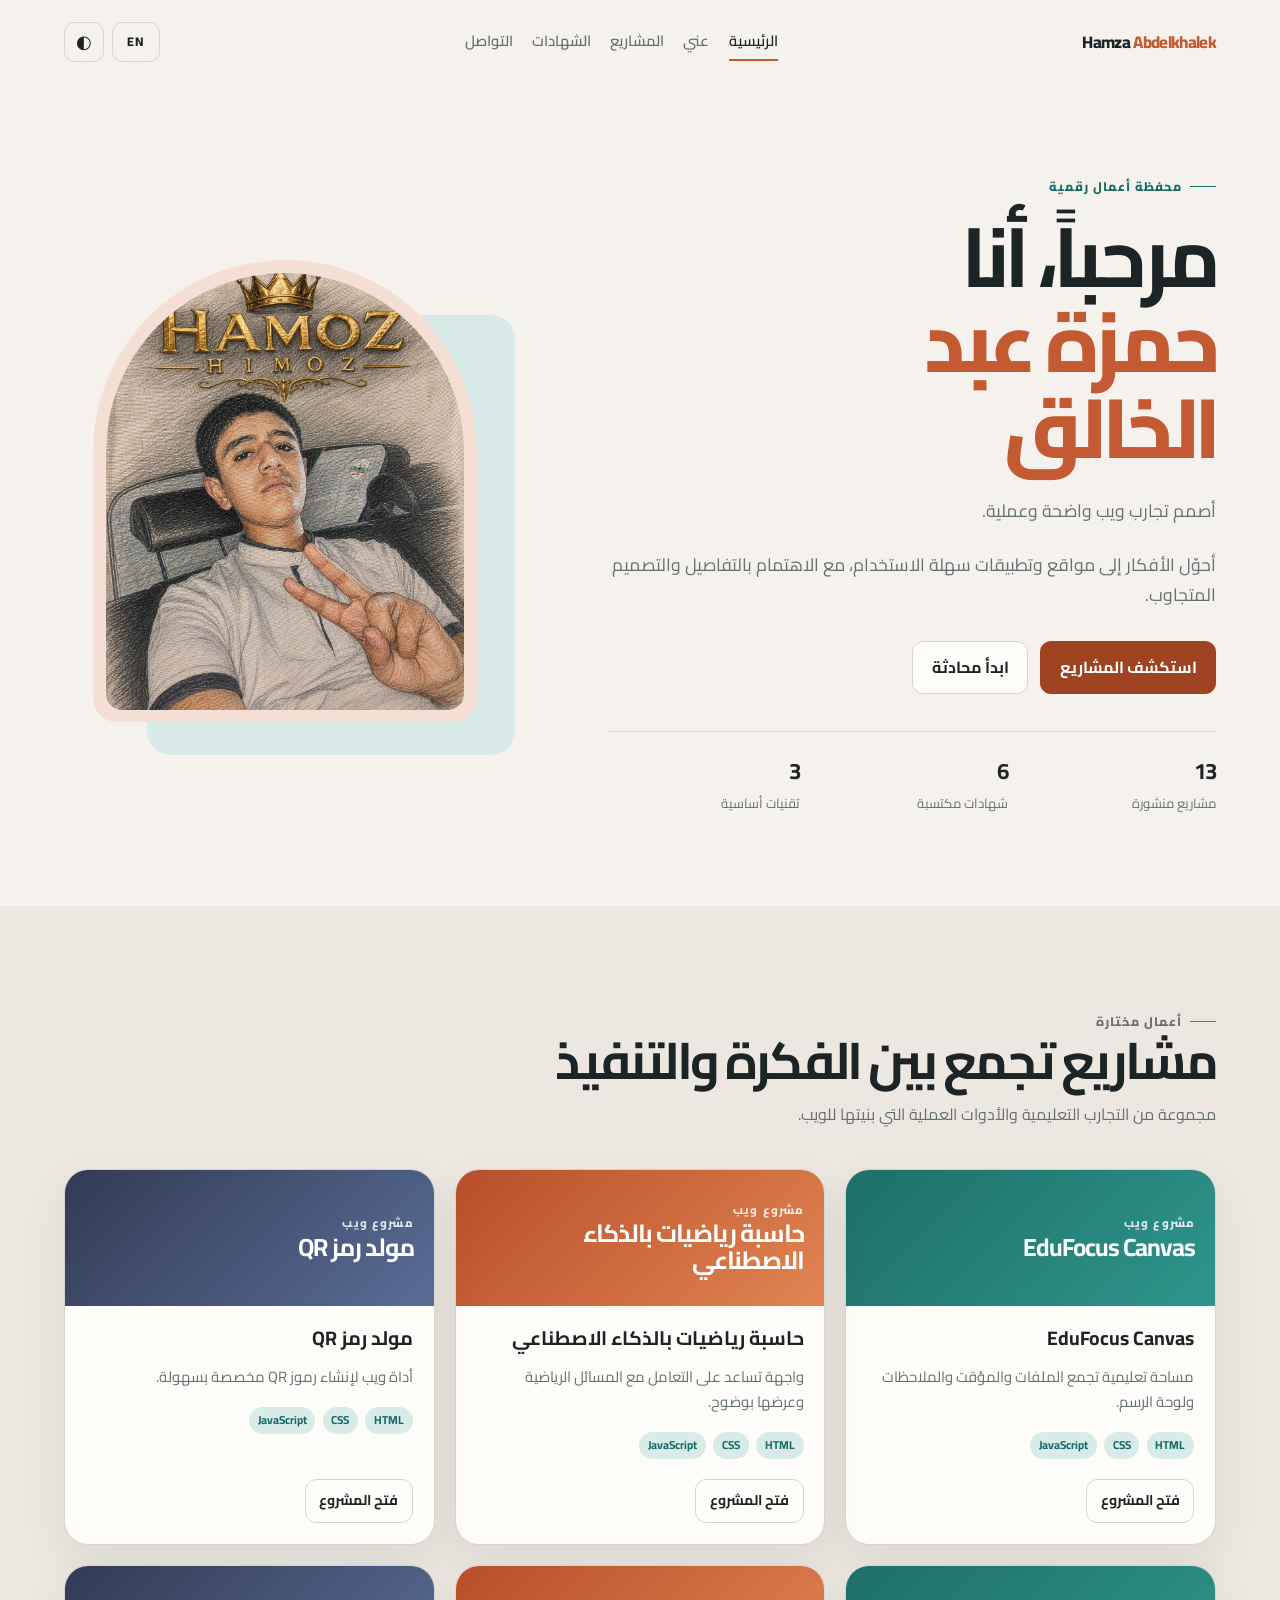
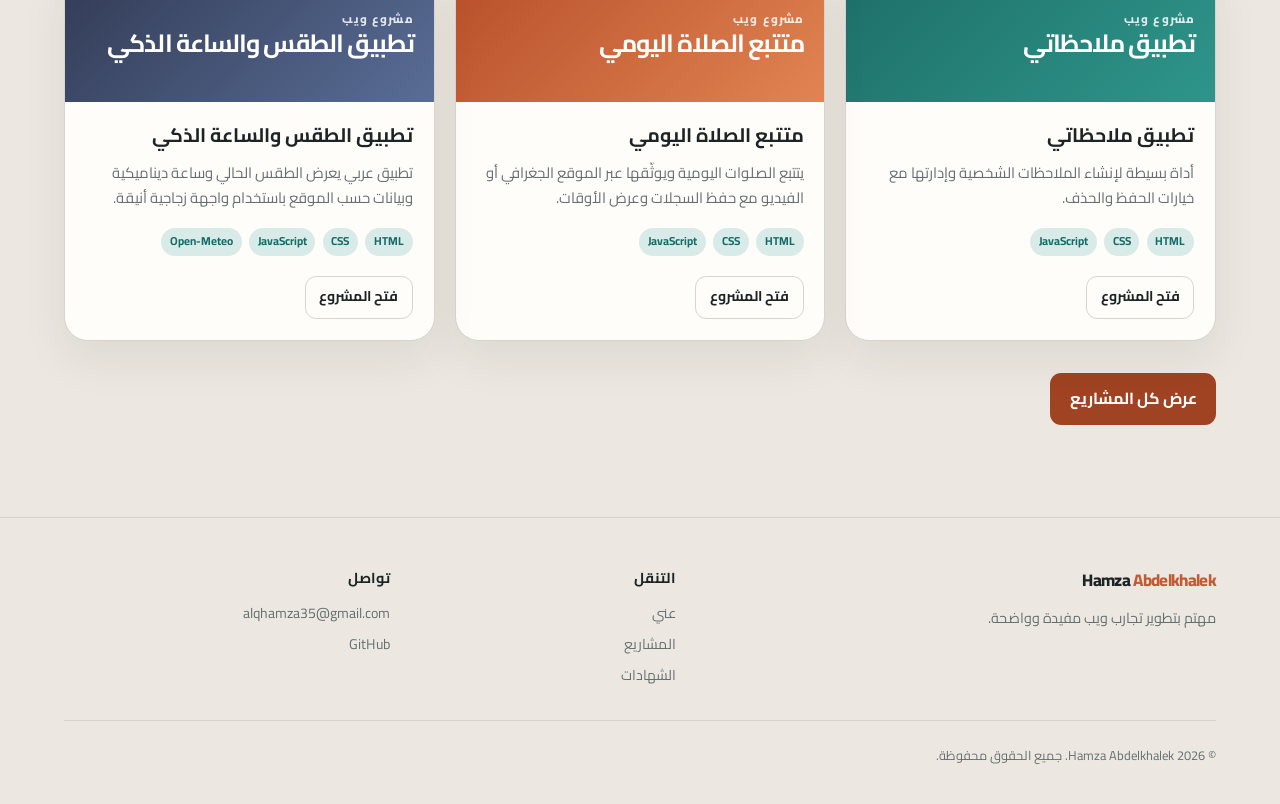
<file: index.html>
<!DOCTYPE html>
<html lang="ar" dir="rtl">
<head>
    <meta charset="UTF-8">
    <meta name="viewport" content="width=device-width, initial-scale=1.0">
    <meta name="description" content="محفظة أعمال حمزة عبد الخالق في تطوير الويب.">
    <link rel="icon" type="image/png" href="me.png">
    <link rel="stylesheet" href="style.css">
    <title>حمزة عبد الخالق | محفظة أعمال</title>
</head>
<body data-page="home">
    <a class="skip-link" href="#main-content" data-i18n="skip-content">انتقل إلى المحتوى</a>
    <header class="site-header">
        <div class="container">
            <a class="brand" href="index.html" aria-label="Hamza Abdelkhalek">Hamza <span>Abdelkhalek</span></a>
            <nav aria-label="التنقل الرئيسي" data-i18n-aria="nav-label">
                <ul class="nav-links" id="primary-navigation">
                    <li><a href="index.html" data-i18n="home">الرئيسية</a></li>
                    <li><a href="about.html" data-i18n="about">عني</a></li>
                    <li><a href="projects.html" data-i18n="projects">المشاريع</a></li>
                    <li><a href="certificates.html" data-i18n="certificates">الشهادات</a></li>
                    <li><a href="contact.html" data-i18n="contact">التواصل</a></li>
                </ul>
            </nav>
            <div class="header-controls">
                <button class="control-button lang-toggle" type="button" data-i18n-aria="language-switch">EN</button>
                <button class="control-button theme-toggle" type="button" aria-pressed="false" data-i18n-aria="theme-switch"><span class="theme-symbol" aria-hidden="true">◐</span></button>
                <button class="mobile-menu" type="button" aria-controls="primary-navigation" aria-expanded="false" data-i18n-aria="mobile-menu"><span></span><span></span><span></span></button>
            </div>
        </div>
    </header>

    <main id="main-content">
        <section class="hero">
            <div class="container hero-grid">
                <div data-reveal>
                    <p class="eyebrow" data-i18n="hero-label">محفظة أعمال رقمية</p>
                    <h1><span data-i18n="hero-greeting">مرحباً، أنا</span><strong data-i18n="name">حمزة عبد الخالق</strong></h1>
                    <p class="hero-copy" data-i18n="hero-role">أصمم تجارب ويب واضحة وعملية.</p>
                    <p class="hero-copy" data-i18n="hero-copy">أحوّل الأفكار إلى مواقع وتطبيقات سهلة الاستخدام، مع الاهتمام بالتفاصيل والتصميم المتجاوب.</p>
                    <div class="action-row">
                        <a class="button button-primary" href="projects.html" data-i18n="view-projects">استكشف المشاريع</a>
                        <a class="button button-secondary" href="contact.html" data-i18n="contact-me">ابدأ محادثة</a>
                    </div>
                    <div class="hero-stats" aria-label="Portfolio statistics">
                        <div class="stat"><strong>13</strong><span data-i18n="stat-projects">مشاريع منشورة</span></div>
                        <div class="stat"><strong>6</strong><span data-i18n="stat-certs">شهادات مكتسبة</span></div>
                        <div class="stat"><strong>3</strong><span data-i18n="stat-skills">تقنيات أساسية</span></div>
                    </div>
                </div>
                <div class="hero-portrait" data-reveal>
                    <div class="portrait-frame"><img src="me.png" alt="Hamza Abdelkhalek"></div>
                </div>
            </div>
        </section>

        <section class="featured-section">
            <div class="container">
                <div class="section-heading">
                    <p class="eyebrow" data-i18n="featured-label">أعمال مختارة</p>
                    <h2 data-i18n="featured-heading">مشاريع تجمع بين الفكرة والتنفيذ</h2>
                    <p data-i18n="featured-copy">مجموعة من التجارب التعليمية والأدوات العملية التي بنيتها للويب.</p>
                </div>
                <div class="card-grid">
                    <article class="project-card" data-reveal>
                        <div class="project-art"><span data-i18n="project-type">مشروع ويب</span><strong data-i18n="project9-title">EduFocus Canvas</strong></div>
                        <div class="project-body">
                            <h3 data-i18n="project9-title">EduFocus Canvas</h3>
                            <p data-i18n="project9-desc">مساحة تعليمية تجمع الملفات والمؤقت والملاحظات ولوحة الرسم.</p>
                            <ul class="tag-list"><li>HTML</li><li>CSS</li><li>JavaScript</li></ul>
                            <a class="button button-secondary button-compact" href="https://alqhamza35-ctrl.github.io/EduFocus-Canvas/" target="_blank" rel="noopener noreferrer" data-i18n="live-demo">فتح المشروع</a>
                        </div>
                    </article>
                    <article class="project-card" data-reveal>
                        <div class="project-art"><span data-i18n="project-type">مشروع ويب</span><strong data-i18n="project4-title">حاسبة رياضيات بالذكاء الاصطناعي</strong></div>
                        <div class="project-body">
                            <h3 data-i18n="project4-title">حاسبة رياضيات بالذكاء الاصطناعي</h3>
                            <p data-i18n="project4-desc">واجهة تساعد على التعامل مع المسائل الرياضية وعرضها بوضوح.</p>
                            <ul class="tag-list"><li>HTML</li><li>CSS</li><li>JavaScript</li></ul>
                            <a class="button button-secondary button-compact" href="https://alqhamza35-ctrl.github.io/math-calculate/" target="_blank" rel="noopener noreferrer" data-i18n="live-demo">فتح المشروع</a>
                        </div>
                    </article>
                    <article class="project-card" data-reveal>
                        <div class="project-art"><span data-i18n="project-type">مشروع ويب</span><strong data-i18n="project10-title">مولد رمز QR</strong></div>
                        <div class="project-body">
                            <h3 data-i18n="project10-title">مولد رمز QR</h3>
                            <p data-i18n="project10-desc">أداة ويب لإنشاء رموز QR مخصصة بسهولة.</p>
                            <ul class="tag-list"><li>HTML</li><li>CSS</li><li>JavaScript</li></ul>
                            <a class="button button-secondary button-compact" href="https://alqhamza35-ctrl.github.io/QR-Code-Generator/" target="_blank" rel="noopener noreferrer" data-i18n="live-demo">فتح المشروع</a>
                        </div>
                    </article>
                    <article class="project-card" data-reveal>
                        <div class="project-art"><span data-i18n="project-type">مشروع ويب</span><strong data-i18n="project11-title">تطبيق ملاحظاتي</strong></div>
                        <div class="project-body">
                            <h3 data-i18n="project11-title">تطبيق ملاحظاتي</h3>
                            <p data-i18n="project11-desc">أداة بسيطة لإنشاء الملاحظات الشخصية وإدارتها مع خيارات الحفظ والحذف.</p>
                            <ul class="tag-list"><li>HTML</li><li>CSS</li><li>JavaScript</li></ul>
                            <a class="button button-secondary button-compact" href="https://alqhamza35-ctrl.github.io/notes/" target="_blank" rel="noopener noreferrer" data-i18n="live-demo">فتح المشروع</a>
                        </div>
                    </article>
                    <article class="project-card" data-reveal>
                        <div class="project-art"><span data-i18n="project-type">مشروع ويب</span><strong data-i18n="project12-title">متتبع الصلاة اليومي</strong></div>
                        <div class="project-body">
                            <h3 data-i18n="project12-title">متتبع الصلاة اليومي</h3>
                            <p data-i18n="project12-desc">يتتبع الصلوات اليومية ويوثّقها عبر الموقع الجغرافي أو الفيديو مع حفظ السجلات وعرض الأوقات.</p>
                            <ul class="tag-list"><li>HTML</li><li>CSS</li><li>JavaScript</li></ul>
                            <a class="button button-secondary button-compact" href="https://alqhamza35-ctrl.github.io/prayer/" target="_blank" rel="noopener noreferrer" data-i18n="live-demo">فتح المشروع</a>
                        </div>
                    </article>
                    <article class="project-card" data-reveal>
                        <div class="project-art"><span data-i18n="project-type">مشروع ويب</span><strong data-i18n="project13-title">تطبيق الطقس والساعة الذكي</strong></div>
                        <div class="project-body">
                            <h3 data-i18n="project13-title">تطبيق الطقس والساعة الذكي</h3>
                            <p data-i18n="project13-desc">تطبيق عربي يعرض الطقس الحالي وساعة ديناميكية وبيانات حسب الموقع باستخدام واجهة زجاجية أنيقة.</p>
                            <ul class="tag-list"><li>HTML</li><li>CSS</li><li>JavaScript</li><li>Open-Meteo</li></ul>
                            <a class="button button-secondary button-compact" href="https://alqhamza35-ctrl.github.io/weather/" target="_blank" rel="noopener noreferrer" data-i18n="live-demo">فتح المشروع</a>
                        </div>
                    </article>
                </div>
                <div class="action-row"><a class="button button-primary" href="projects.html" data-i18n="explore-all">عرض كل المشاريع</a></div>
            </div>
        </section>
    </main>

    <footer class="site-footer">
        <div class="container">
            <div class="footer-grid">
                <div><a class="brand" href="index.html">Hamza <span>Abdelkhalek</span></a><p data-i18n="footer-copy">مهتم بتطوير تجارب ويب مفيدة وواضحة.</p></div>
                <div><h2 class="footer-title" data-i18n="footer-navigation">التنقل</h2><ul class="footer-links"><li><a href="about.html" data-i18n="about">عني</a></li><li><a href="projects.html" data-i18n="projects">المشاريع</a></li><li><a href="certificates.html" data-i18n="certificates">الشهادات</a></li></ul></div>
                <div><h2 class="footer-title" data-i18n="footer-connect">تواصل</h2><ul class="footer-links"><li><a href="mailto:alqhamza35@gmail.com">alqhamza35@gmail.com</a></li><li><a href="https://github.com/alqhamza35-ctrl" target="_blank" rel="noopener noreferrer">GitHub</a></li></ul></div>
            </div>
            <p class="footer-bottom">© 2026 Hamza Abdelkhalek. <span data-i18n="footer-rights">جميع الحقوق محفوظة.</span></p>
        </div>
    </footer>
    <button class="scroll-top" id="scrollTop" type="button" data-i18n-aria="scroll-top">↑</button>
    <script src="i18n.js"></script>
    <script src="main.js"></script>
</body>
</html>
</file>
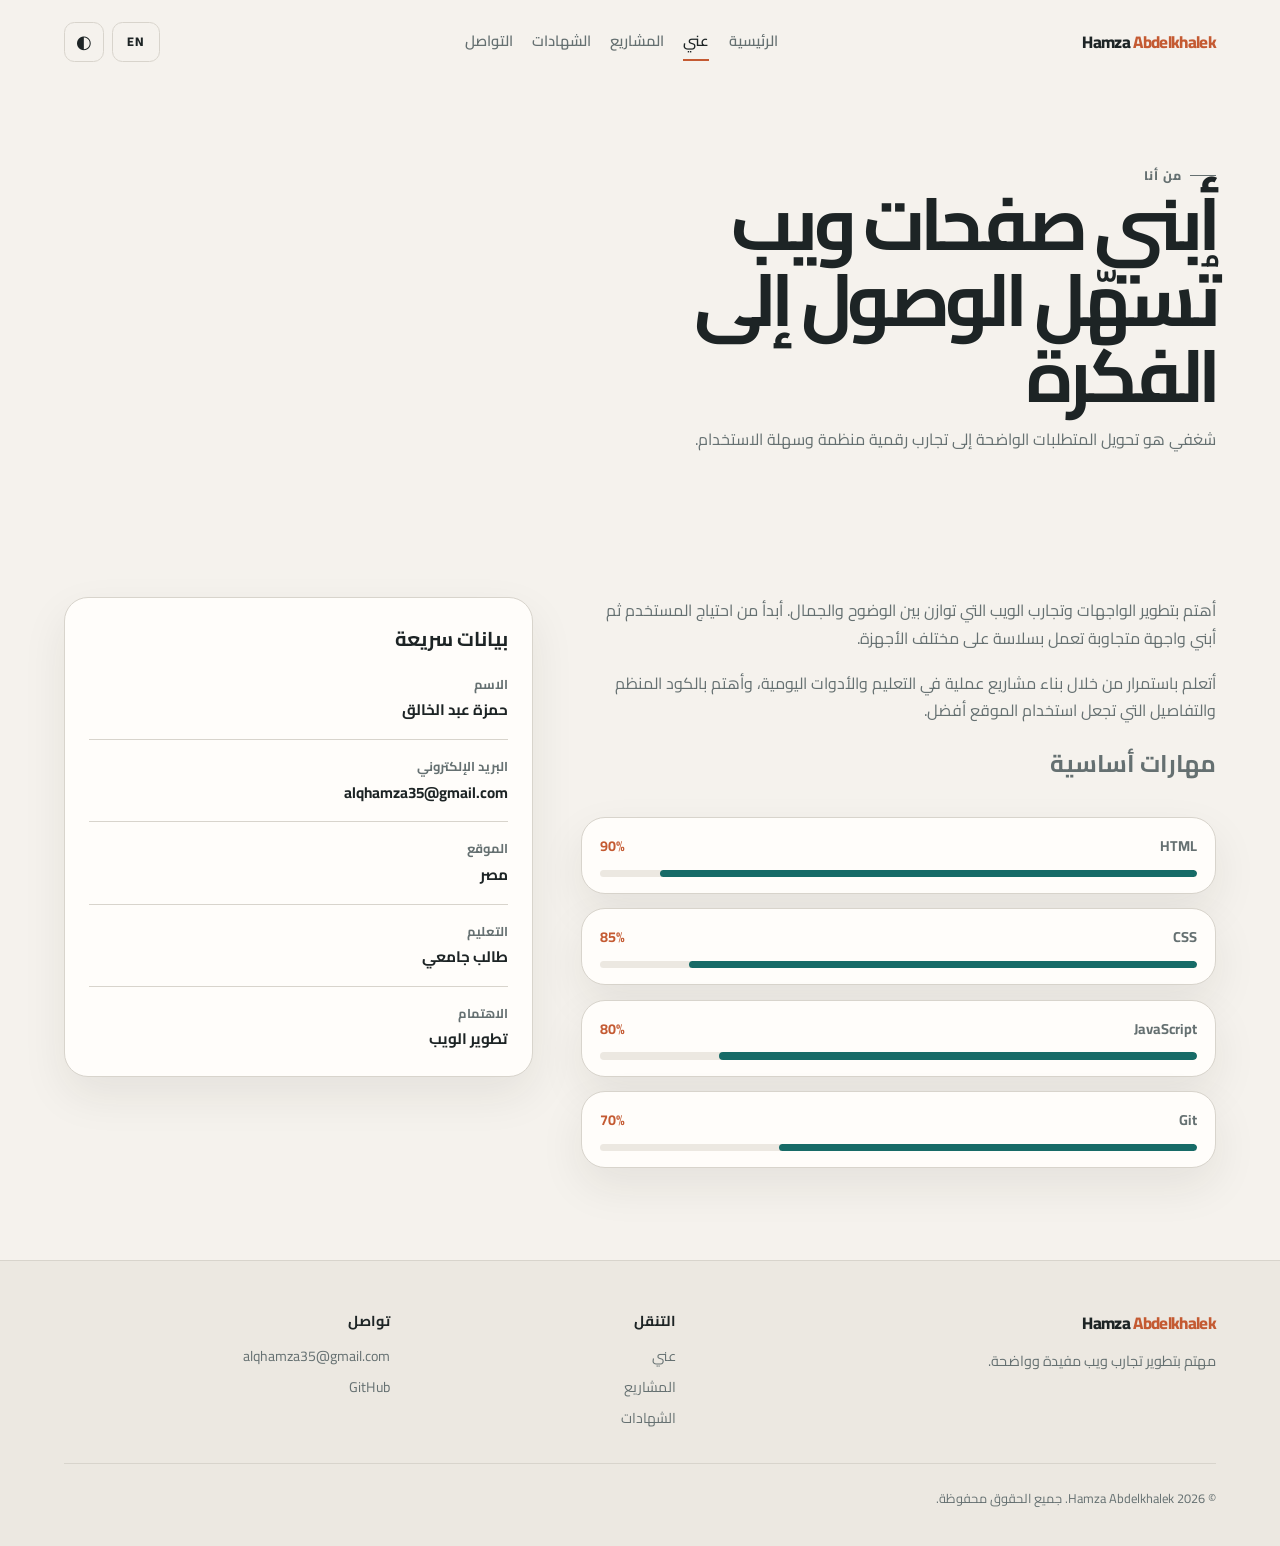
<file: about.html>
<!DOCTYPE html>
<html lang="ar" dir="rtl">
<head>
    <meta charset="UTF-8">
    <meta name="viewport" content="width=device-width, initial-scale=1.0">
    <meta name="description" content="تعرف على حمزة عبد الخالق واهتماماته في تطوير الويب.">
    <link rel="icon" type="image/png" href="me.png">
    <link rel="stylesheet" href="style.css">
    <title>عني | حمزة عبد الخالق</title>
</head>
<body data-page="about">
    <a class="skip-link" href="#main-content" data-i18n="skip-content">انتقل إلى المحتوى</a>
    <header class="site-header">
        <div class="container">
            <a class="brand" href="index.html" aria-label="Hamza Abdelkhalek">Hamza <span>Abdelkhalek</span></a>
            <nav aria-label="التنقل الرئيسي" data-i18n-aria="nav-label">
                <ul class="nav-links" id="primary-navigation">
                    <li><a href="index.html" data-i18n="home">الرئيسية</a></li><li><a href="about.html" data-i18n="about">عني</a></li><li><a href="projects.html" data-i18n="projects">المشاريع</a></li><li><a href="certificates.html" data-i18n="certificates">الشهادات</a></li><li><a href="contact.html" data-i18n="contact">التواصل</a></li>
                </ul>
            </nav>
            <div class="header-controls"><button class="control-button lang-toggle" type="button" data-i18n-aria="language-switch">EN</button><button class="control-button theme-toggle" type="button" aria-pressed="false" data-i18n-aria="theme-switch"><span class="theme-symbol" aria-hidden="true">◐</span></button><button class="mobile-menu" type="button" aria-controls="primary-navigation" aria-expanded="false" data-i18n-aria="mobile-menu"><span></span><span></span><span></span></button></div>
        </div>
    </header>

    <main id="main-content">
        <section class="page-intro">
            <div class="container"><div class="section-heading" data-reveal><p class="eyebrow" data-i18n="about-label">من أنا</p><h1 data-i18n="about-heading">أبني صفحات ويب تُسهّل الوصول إلى الفكرة</h1><p data-i18n="about-copy">شغفي هو تحويل المتطلبات الواضحة إلى تجارب رقمية منظمة وسهلة الاستخدام.</p></div></div>
        </section>
        <section>
            <div class="container about-layout">
                <div class="prose" data-reveal>
                    <p data-i18n="about-body-1">أهتم بتطوير الواجهات وتجارب الويب التي توازن بين الوضوح والجمال. أبدأ من احتياج المستخدم ثم أبني واجهة متجاوبة تعمل بسلاسة على مختلف الأجهزة.</p>
                    <p data-i18n="about-body-2">أتعلم باستمرار من خلال بناء مشاريع عملية في التعليم والأدوات اليومية، وأهتم بالكود المنظم والتفاصيل التي تجعل استخدام الموقع أفضل.</p>
                    <h2 data-i18n="skills-heading">مهارات أساسية</h2>
                    <div class="skill-list">
                        <div class="skill-card"><div class="skill-line"><span>HTML</span><span>90%</span></div><div class="progress-track"><div class="progress progress-90" role="progressbar" aria-label="HTML" aria-valuemin="0" aria-valuemax="100" aria-valuenow="90"></div></div></div>
                        <div class="skill-card"><div class="skill-line"><span>CSS</span><span>85%</span></div><div class="progress-track"><div class="progress progress-85" role="progressbar" aria-label="CSS" aria-valuemin="0" aria-valuemax="100" aria-valuenow="85"></div></div></div>
                        <div class="skill-card"><div class="skill-line"><span>JavaScript</span><span>80%</span></div><div class="progress-track"><div class="progress progress-80" role="progressbar" aria-label="JavaScript" aria-valuemin="0" aria-valuemax="100" aria-valuenow="80"></div></div></div>
                        <div class="skill-card"><div class="skill-line"><span>Git</span><span>70%</span></div><div class="progress-track"><div class="progress progress-70" role="progressbar" aria-label="Git" aria-valuemin="0" aria-valuemax="100" aria-valuenow="70"></div></div></div>
                    </div>
                </div>
                <aside class="info-card" data-reveal>
                    <h2 data-i18n="profile-heading">بيانات سريعة</h2>
                    <ul class="fact-list">
                        <li><span data-i18n="label-name">الاسم</span><strong data-i18n="name">حمزة عبد الخالق</strong></li>
                        <li><span data-i18n="label-email">البريد الإلكتروني</span><strong>alqhamza35@gmail.com</strong></li>
                        <li><span data-i18n="label-location">الموقع</span><strong data-i18n="location-value">مصر</strong></li>
                        <li><span data-i18n="label-education">التعليم</span><strong data-i18n="education-value">طالب جامعي</strong></li>
                        <li><span data-i18n="label-focus">الاهتمام</span><strong data-i18n="focus-value">تطوير الويب</strong></li>
                    </ul>
                </aside>
            </div>
        </section>
    </main>

    <footer class="site-footer"><div class="container"><div class="footer-grid"><div><a class="brand" href="index.html">Hamza <span>Abdelkhalek</span></a><p data-i18n="footer-copy">مهتم بتطوير تجارب ويب مفيدة وواضحة.</p></div><div><h2 class="footer-title" data-i18n="footer-navigation">التنقل</h2><ul class="footer-links"><li><a href="about.html" data-i18n="about">عني</a></li><li><a href="projects.html" data-i18n="projects">المشاريع</a></li><li><a href="certificates.html" data-i18n="certificates">الشهادات</a></li></ul></div><div><h2 class="footer-title" data-i18n="footer-connect">تواصل</h2><ul class="footer-links"><li><a href="mailto:alqhamza35@gmail.com">alqhamza35@gmail.com</a></li><li><a href="https://github.com/alqhamza35-ctrl" target="_blank" rel="noopener noreferrer">GitHub</a></li></ul></div></div><p class="footer-bottom">© 2026 Hamza Abdelkhalek. <span data-i18n="footer-rights">جميع الحقوق محفوظة.</span></p></div></footer>
    <button class="scroll-top" id="scrollTop" type="button" data-i18n-aria="scroll-top">↑</button>
    <script src="i18n.js"></script><script src="main.js"></script>
</body>
</html>
</file>
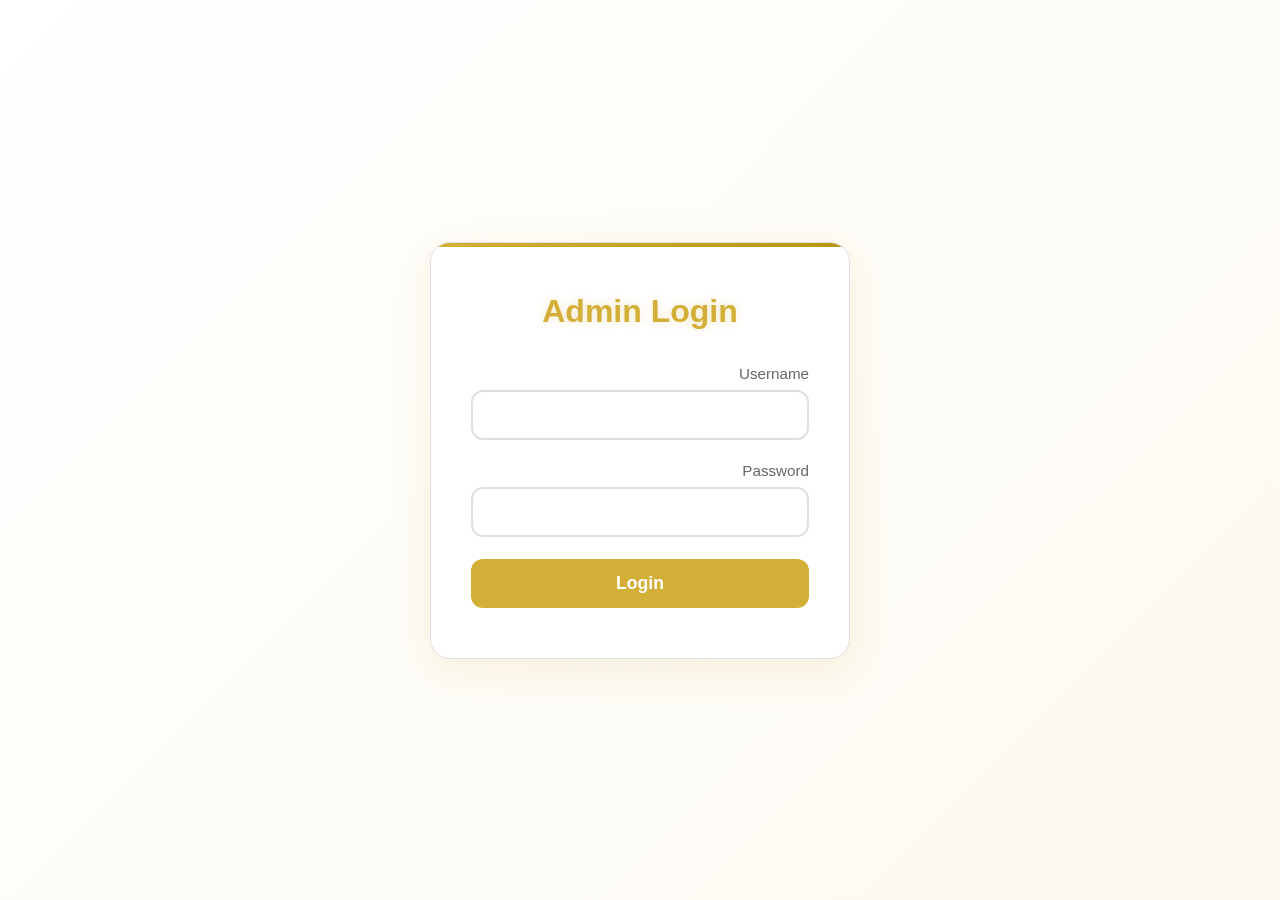
<file: admin.html>
<!DOCTYPE html>
<html lang="ar" dir="rtl">
<head>
    <meta charset="UTF-8">
    <meta name="viewport" content="width=device-width, initial-scale=1.0">
    <title>Admin Login</title>
    <link rel="stylesheet" href="admin-style.css">
</head>
<body>
    <div class="login-container">
        <div class="login-box">
            <h2>Admin Login</h2>
            <form id="login-form">
                <div class="form-group">
                    <label>Username</label>
                    <input type="text" id="username" required>
                </div>
                <div class="form-group">
                    <label>Password</label>
                    <input type="password" id="password" required>
                </div>
                <button type="submit" class="btn-login">Login</button>
                <p class="error-msg" id="error-msg"></p>
            </form>
        </div>
    </div>
    <script src="admin.js"></script>
</body>
</html>
</file>
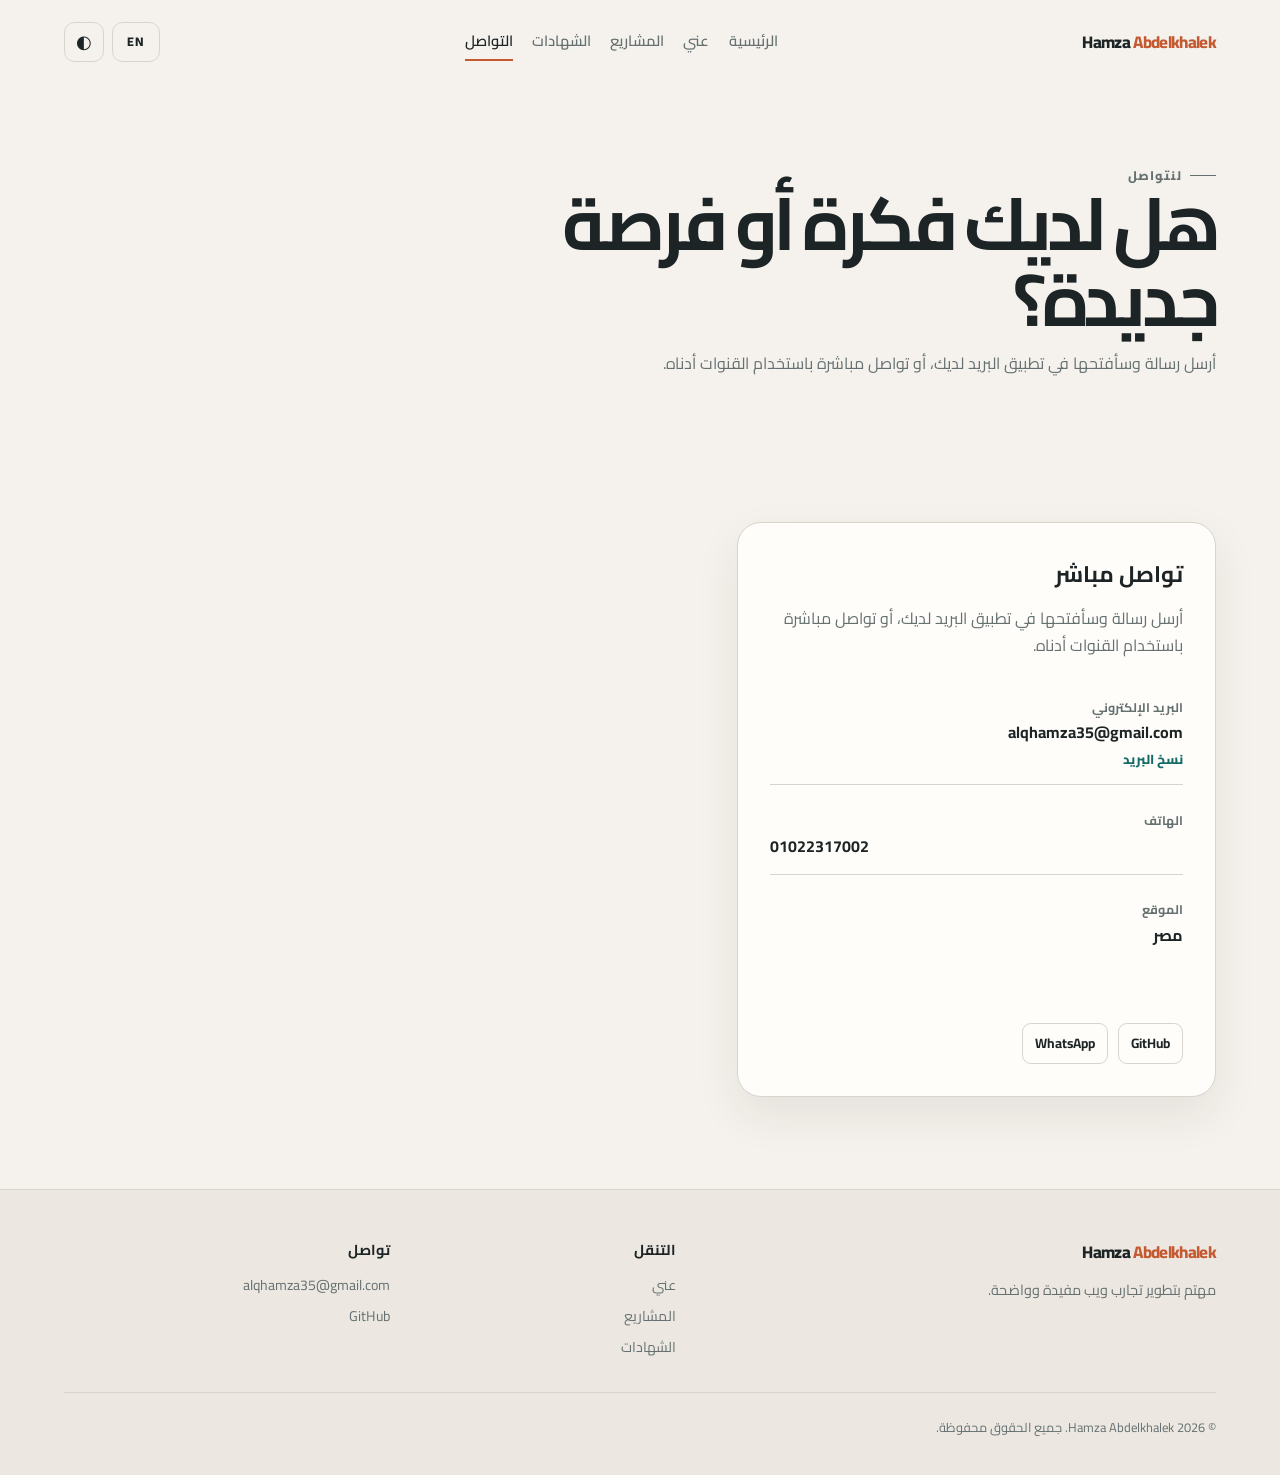
<file: contact.html>
<!DOCTYPE html>
<html lang="ar" dir="rtl">
<head>
    <meta charset="UTF-8">
    <meta name="viewport" content="width=device-width, initial-scale=1.0">
    <meta name="description" content="تواصل مع حمزة عبد الخالق بشأن مشاريع الويب والفرص الجديدة.">
    <link rel="icon" type="image/png" href="me.png">
    <link rel="stylesheet" href="style.css">
    <title>التواصل | حمزة عبد الخالق</title>
</head>
<body data-page="contact">
    <a class="skip-link" href="#main-content" data-i18n="skip-content">انتقل إلى المحتوى</a>
    <header class="site-header"><div class="container"><a class="brand" href="index.html" aria-label="Hamza Abdelkhalek">Hamza <span>Abdelkhalek</span></a><nav aria-label="التنقل الرئيسي" data-i18n-aria="nav-label"><ul class="nav-links" id="primary-navigation"><li><a href="index.html" data-i18n="home">الرئيسية</a></li><li><a href="about.html" data-i18n="about">عني</a></li><li><a href="projects.html" data-i18n="projects">المشاريع</a></li><li><a href="certificates.html" data-i18n="certificates">الشهادات</a></li><li><a href="contact.html" data-i18n="contact">التواصل</a></li></ul></nav><div class="header-controls"><button class="control-button lang-toggle" type="button" data-i18n-aria="language-switch">EN</button><button class="control-button theme-toggle" type="button" aria-pressed="false" data-i18n-aria="theme-switch"><span class="theme-symbol" aria-hidden="true">◐</span></button><button class="mobile-menu" type="button" aria-controls="primary-navigation" aria-expanded="false" data-i18n-aria="mobile-menu"><span></span><span></span><span></span></button></div></div></header>

    <main id="main-content">
        <section class="page-intro"><div class="container"><div class="section-heading" data-reveal><p class="eyebrow" data-i18n="contact-label">لنتواصل</p><h1 data-i18n="contact-heading">هل لديك فكرة أو فرصة جديدة؟</h1><p data-i18n="contact-copy">أرسل رسالة وسأفتحها في تطبيق البريد لديك، أو تواصل مباشرة باستخدام القنوات أدناه.</p></div></div></section>
        <section><div class="container contact-layout">
            <aside class="contact-card" data-reveal>
                <h2 data-i18n="contact-direct-heading">تواصل مباشر</h2>
                <p data-i18n="contact-copy">أرسل رسالة وسأفتحها في تطبيق البريد لديك، أو تواصل مباشرة باستخدام القنوات أدناه.</p>
                <div class="contact-methods">
                    <div class="contact-method"><span data-i18n="label-email">البريد الإلكتروني</span><a href="mailto:alqhamza35@gmail.com">alqhamza35@gmail.com</a><button class="text-action" type="button" data-copy-email data-i18n="copy-email">نسخ البريد</button></div>
                    <div class="contact-method"><span data-i18n="phone">الهاتف</span><a href="tel:+201022317002" dir="ltr">01022317002</a></div>
                    <div class="contact-method"><span data-i18n="label-location">الموقع</span><strong data-i18n="location-value">مصر</strong></div>
                </div>
                <p class="form-status" id="contactStatus" aria-live="polite"></p>
                <div class="social-list"><a href="https://github.com/alqhamza35-ctrl" target="_blank" rel="noopener noreferrer" data-i18n="github">GitHub</a><a href="https://wa.me/201022317002" target="_blank" rel="noopener noreferrer" data-i18n="whatsapp">WhatsApp</a></div>
            </aside>
        </div></section>
    </main>

    <footer class="site-footer"><div class="container"><div class="footer-grid"><div><a class="brand" href="index.html">Hamza <span>Abdelkhalek</span></a><p data-i18n="footer-copy">مهتم بتطوير تجارب ويب مفيدة وواضحة.</p></div><div><h2 class="footer-title" data-i18n="footer-navigation">التنقل</h2><ul class="footer-links"><li><a href="about.html" data-i18n="about">عني</a></li><li><a href="projects.html" data-i18n="projects">المشاريع</a></li><li><a href="certificates.html" data-i18n="certificates">الشهادات</a></li></ul></div><div><h2 class="footer-title" data-i18n="footer-connect">تواصل</h2><ul class="footer-links"><li><a href="mailto:alqhamza35@gmail.com">alqhamza35@gmail.com</a></li><li><a href="https://github.com/alqhamza35-ctrl" target="_blank" rel="noopener noreferrer">GitHub</a></li></ul></div></div><p class="footer-bottom">© 2026 Hamza Abdelkhalek. <span data-i18n="footer-rights">جميع الحقوق محفوظة.</span></p></div></footer>
    <button class="scroll-top" id="scrollTop" type="button" data-i18n-aria="scroll-top">↑</button>
    <script src="i18n.js"></script><script src="main.js"></script>
</body>
</html>
</file>
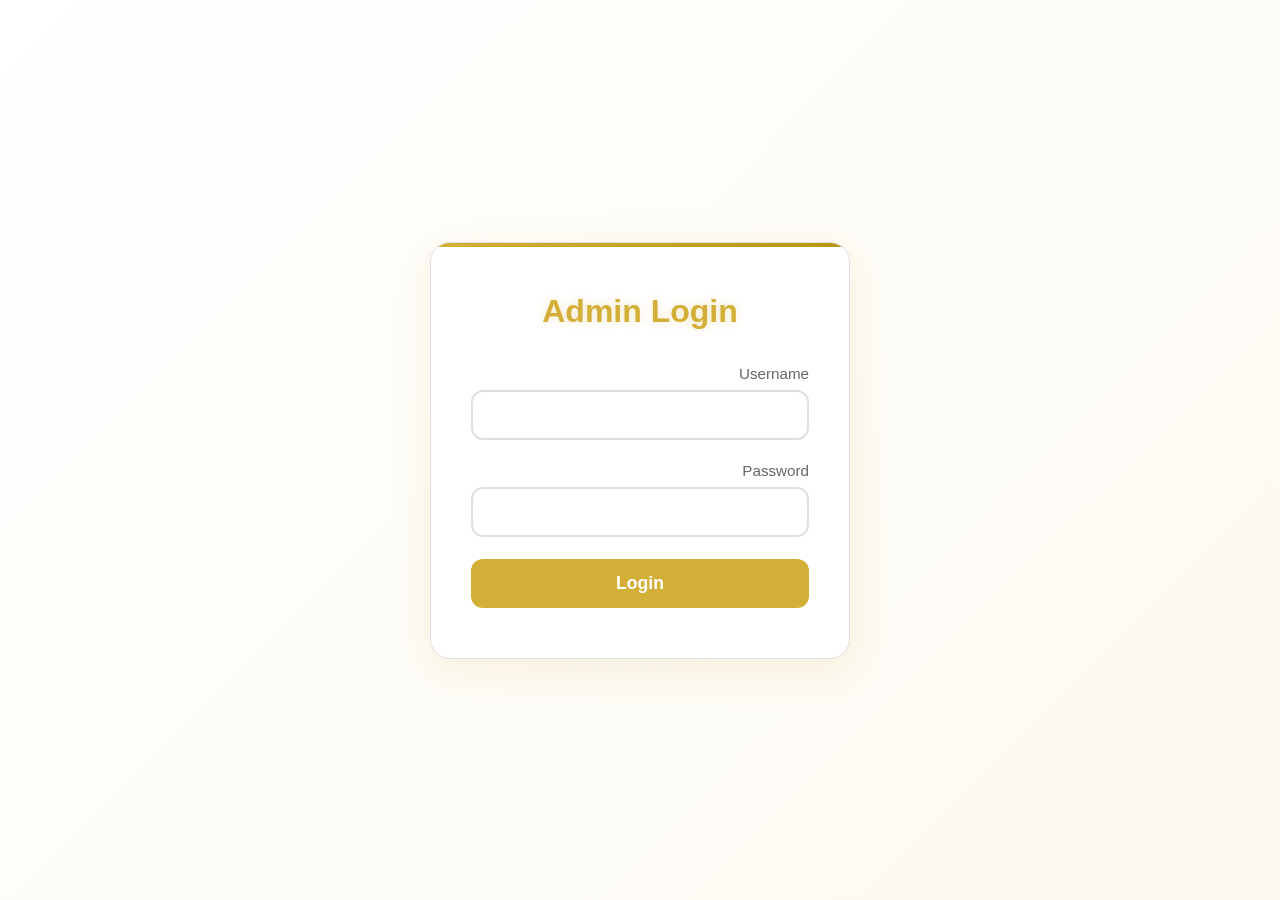
<file: dashboard.html>
<!DOCTYPE html>
<html lang="ar" dir="rtl">
<head>
    <meta charset="UTF-8">
    <meta name="viewport" content="width=device-width, initial-scale=1.0">
    <title>Dashboard</title>
    <link rel="stylesheet" href="admin-style.css">
</head>
<body>
    <div class="dashboard-header">
        <h1>Admin Dashboard</h1>
        <div>
            <button class="btn-logout" id="clear-all">Clear All</button>
            <button class="btn-logout" id="logout-btn">Logout</button>
        </div>
    </div>
    <div class="dashboard-content">
        <div class="send-section">
            <h2>Add Project</h2>
            <form id="project-form">
                <div class="form-group">
                    <label>Project Title</label>
                    <input type="text" id="project-title" required>
                </div>
                <div class="form-group">
                    <label>Description</label>
                    <textarea id="project-desc" rows="3" required></textarea>
                </div>
                <div class="form-group">
                    <label>Project Link (URL)</label>
                    <input type="url" id="project-link" placeholder="https://example.com">
                </div>
                <div class="form-group">
                    <label>Image URL</label>
                    <input type="url" id="project-image" placeholder="https://example.com/image.jpg">
                </div>
                <div class="form-group">
                    <label>Tags (comma separated)</label>
                    <input type="text" id="project-tags" placeholder="HTML, CSS, JavaScript">
                </div>
                <button type="submit" class="btn-send">Add Project</button>
            </form>
        </div>

        <div class="send-section">
            <h2>Add Certificate</h2>
            <form id="certificate-form">
                <div class="form-group">
                    <label>Certificate Title</label>
                    <input type="text" id="cert-title" required>
                </div>
                <div class="form-group">
                    <label>Issuer / Organization</label>
                    <input type="text" id="cert-issuer" required>
                </div>
                <div class="form-group">
                    <label>Date</label>
                    <input type="text" id="cert-date" placeholder="2024">
                </div>
                <div class="form-group">
                    <label>Certificate Link (URL)</label>
                    <input type="url" id="cert-link" placeholder="https://example.com/certificate">
                </div>
                <div class="form-group">
                    <label>Image URL (optional)</label>
                    <input type="url" id="cert-image" placeholder="https://example.com/image.jpg">
                </div>
                <button type="submit" class="btn-send">Add Certificate</button>
            </form>
        </div>

        <h2 class="section-heading">Projects</h2>
        <div class="messages-grid" id="projects-grid">
            <p class="no-messages">No projects yet.</p>
        </div>

        <h2 class="section-heading">Certificates</h2>
        <div class="messages-grid" id="certificates-grid">
            <p class="no-messages">No certificates yet.</p>
        </div>
    </div>
    <script src="admin.js"></script>
</body>
</html>
</file>
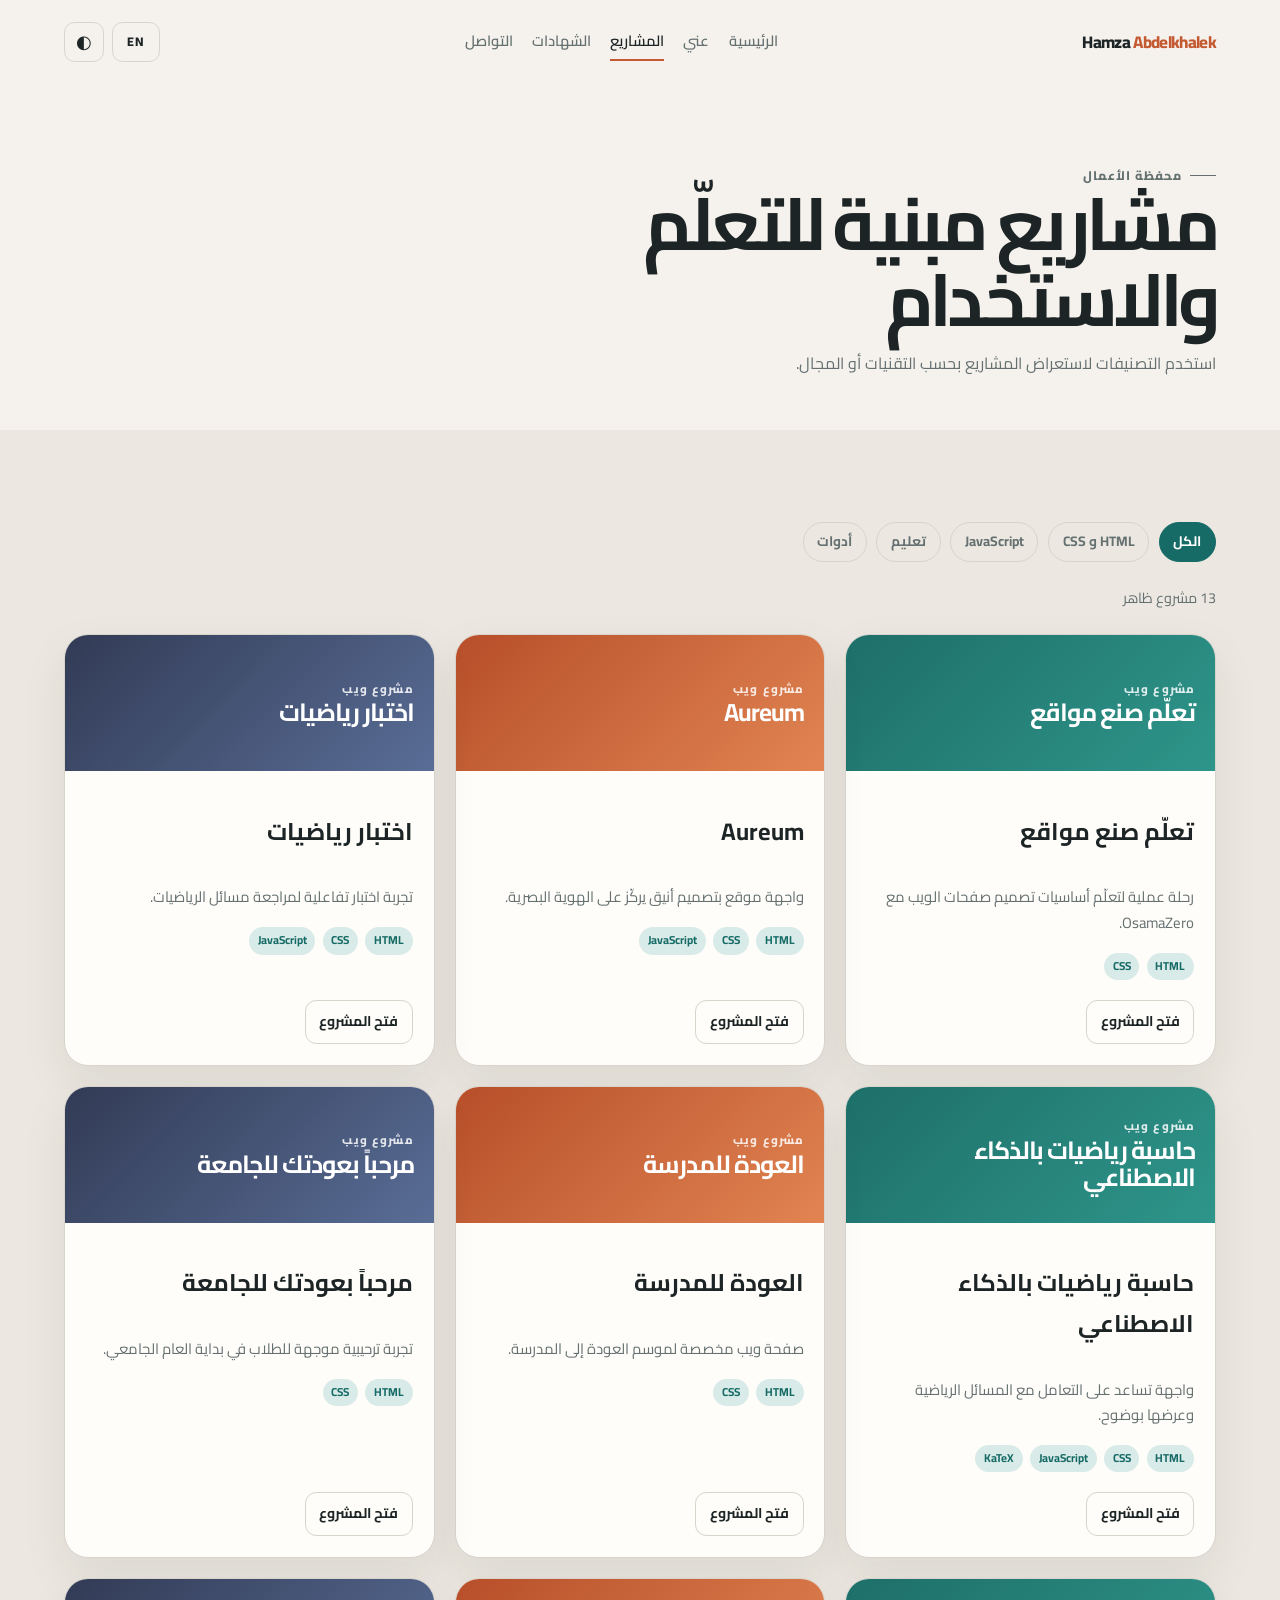
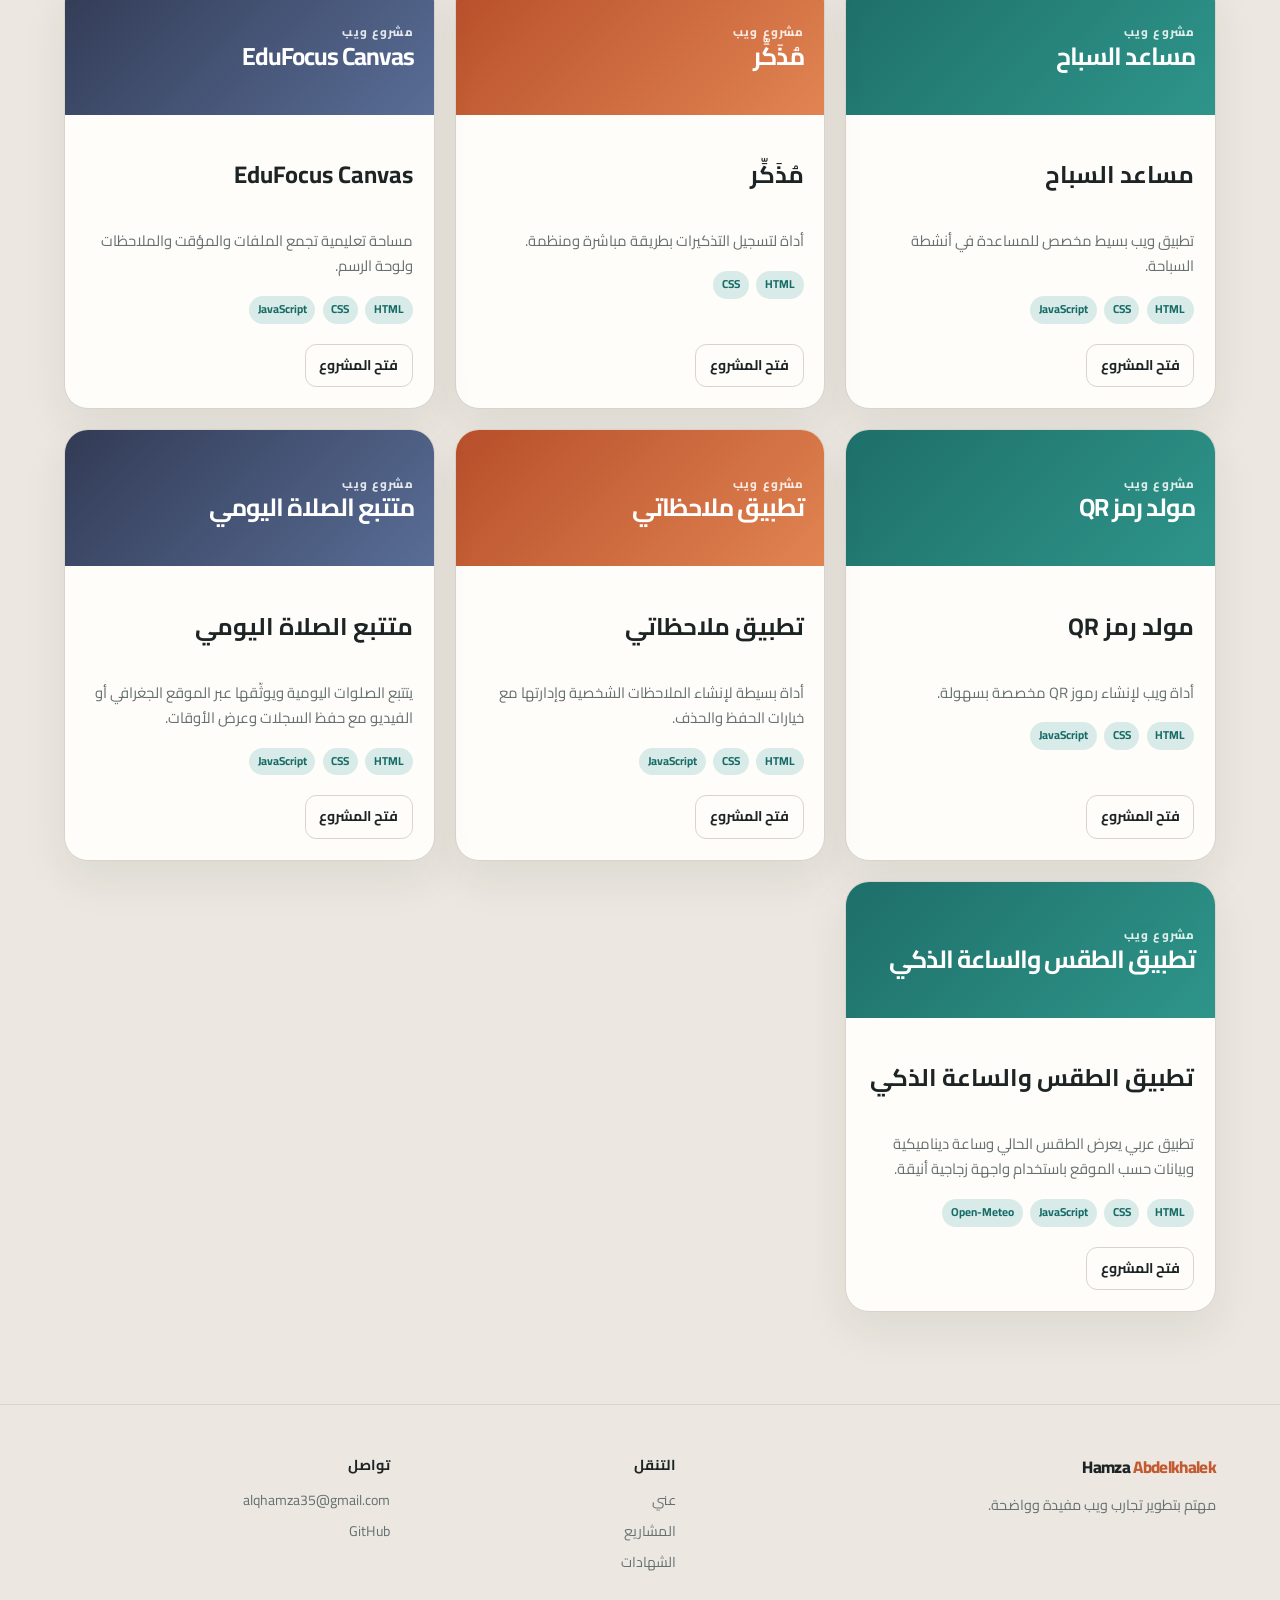
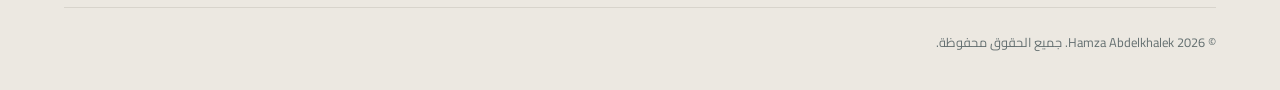
<file: projects.html>
<!DOCTYPE html>
<html lang="ar" dir="rtl">
<head>
    <meta charset="UTF-8">
    <meta name="viewport" content="width=device-width, initial-scale=1.0">
    <meta name="description" content="مجموعة مشاريع حمزة عبد الخالق في الويب والتعليم والأدوات العملية.">
    <link rel="icon" type="image/png" href="me.png">
    <link rel="stylesheet" href="style.css">
    <title>المشاريع | حمزة عبد الخالق</title>
</head>
<body data-page="projects">
    <a class="skip-link" href="#main-content" data-i18n="skip-content">انتقل إلى المحتوى</a>
    <header class="site-header">
        <div class="container">
            <a class="brand" href="index.html" aria-label="Hamza Abdelkhalek">Hamza <span>Abdelkhalek</span></a>
            <nav aria-label="التنقل الرئيسي" data-i18n-aria="nav-label">
                <ul class="nav-links" id="primary-navigation">
                    <li><a href="index.html" data-i18n="home">الرئيسية</a></li>
                    <li><a href="about.html" data-i18n="about">عني</a></li>
                    <li><a href="projects.html" data-i18n="projects">المشاريع</a></li>
                    <li><a href="certificates.html" data-i18n="certificates">الشهادات</a></li>
                    <li><a href="contact.html" data-i18n="contact">التواصل</a></li>
                </ul>
            </nav>
            <div class="header-controls">
                <button class="control-button lang-toggle" type="button" data-i18n-aria="language-switch">EN</button>
                <button class="control-button theme-toggle" type="button" aria-pressed="false" data-i18n-aria="theme-switch"><span class="theme-symbol" aria-hidden="true">◐</span></button>
                <button class="mobile-menu" type="button" aria-controls="primary-navigation" aria-expanded="false" data-i18n-aria="mobile-menu"><span></span><span></span><span></span></button>
            </div>
        </div>
    </header>

    <main id="main-content">
        <section class="page-intro">
            <div class="container">
                <div class="section-heading" data-reveal>
                    <p class="eyebrow" data-i18n="projects-label">محفظة الأعمال</p>
                    <h1 data-i18n="projects-heading">مشاريع مبنية للتعلّم والاستخدام</h1>
                    <p data-i18n="projects-copy">استخدم التصنيفات لاستعراض المشاريع بحسب التقنيات أو المجال.</p>
                </div>
            </div>
        </section>

        <section class="featured-section">
            <div class="container">
                <div class="filter-bar" aria-label="Project filters">
                    <button class="filter-button project-filter-button active" type="button" data-filter="all" aria-pressed="true" data-i18n="filter-all">الكل</button>
                    <button class="filter-button project-filter-button" type="button" data-filter="html-css" aria-pressed="false" data-i18n="filter-html-css">HTML و CSS</button>
                    <button class="filter-button project-filter-button" type="button" data-filter="js" aria-pressed="false" data-i18n="filter-javascript">JavaScript</button>
                    <button class="filter-button project-filter-button" type="button" data-filter="education" aria-pressed="false" data-i18n="filter-education">تعليم</button>
                    <button class="filter-button project-filter-button" type="button" data-filter="utilities" aria-pressed="false" data-i18n="filter-utilities">أدوات</button>
                </div>
                <p class="result-summary"><span id="projectCount" aria-live="polite">13</span> <span data-i18n="projects-shown">مشروع ظاهر</span></p>
                <p class="empty-state" id="projectEmptyState" hidden data-i18n="no-projects">لا توجد مشاريع في هذا التصنيف حالياً.</p>

                <div class="card-grid">
                    <article class="project-card" data-tags="html-css education" data-reveal>
                        <div class="project-art"><span data-i18n="project-type">مشروع ويب</span><strong data-i18n="project1-title">تعلّم صنع مواقع</strong></div>
                        <div class="project-body">
                            <h2 data-i18n="project1-title">تعلّم صنع مواقع</h2>
                            <p data-i18n="project1-desc">رحلة عملية لتعلّم أساسيات تصميم صفحات الويب مع OsamaZero.</p>
                            <ul class="tag-list"><li>HTML</li><li>CSS</li></ul>
                            <a class="button button-secondary button-compact" href="https://alqhamza55gg-spec.github.io/-Learning-to-make-website-with-OsamaZero/" target="_blank" rel="noopener noreferrer" data-i18n="live-demo">فتح المشروع</a>
                        </div>
                    </article>
                    <article class="project-card" data-tags="html-css js" data-reveal>
                        <div class="project-art"><span data-i18n="project-type">مشروع ويب</span><strong data-i18n="project2-title">Aureum</strong></div>
                        <div class="project-body">
                            <h2 data-i18n="project2-title">Aureum</h2>
                            <p data-i18n="project2-desc">واجهة موقع بتصميم أنيق يركّز على الهوية البصرية.</p>
                            <ul class="tag-list"><li>HTML</li><li>CSS</li><li>JavaScript</li></ul>
                            <a class="button button-secondary button-compact" href="https://alqhamoz35-droid.github.io/Aureum/" target="_blank" rel="noopener noreferrer" data-i18n="live-demo">فتح المشروع</a>
                        </div>
                    </article>
                    <article class="project-card" data-tags="html-css js education" data-reveal>
                        <div class="project-art"><span data-i18n="project-type">مشروع ويب</span><strong data-i18n="project3-title">اختبار رياضيات</strong></div>
                        <div class="project-body">
                            <h2 data-i18n="project3-title">اختبار رياضيات</h2>
                            <p data-i18n="project3-desc">تجربة اختبار تفاعلية لمراجعة مسائل الرياضيات.</p>
                            <ul class="tag-list"><li>HTML</li><li>CSS</li><li>JavaScript</li></ul>
                            <a class="button button-secondary button-compact" href="https://alqhamza35-ctrl.github.io/test-math-09/" target="_blank" rel="noopener noreferrer" data-i18n="live-demo">فتح المشروع</a>
                        </div>
                    </article>
                    <article class="project-card" data-tags="html-css js utilities" data-reveal>
                        <div class="project-art"><span data-i18n="project-type">مشروع ويب</span><strong data-i18n="project4-title">حاسبة رياضيات بالذكاء الاصطناعي</strong></div>
                        <div class="project-body">
                            <h2 data-i18n="project4-title">حاسبة رياضيات بالذكاء الاصطناعي</h2>
                            <p data-i18n="project4-desc">واجهة تساعد على التعامل مع المسائل الرياضية وعرضها بوضوح.</p>
                            <ul class="tag-list"><li>HTML</li><li>CSS</li><li>JavaScript</li><li>KaTeX</li></ul>
                            <a class="button button-secondary button-compact" href="https://alqhamza35-ctrl.github.io/math-calculate/" target="_blank" rel="noopener noreferrer" data-i18n="live-demo">فتح المشروع</a>
                        </div>
                    </article>
                    <article class="project-card" data-tags="html-css education" data-reveal>
                        <div class="project-art"><span data-i18n="project-type">مشروع ويب</span><strong data-i18n="project5-title">العودة للمدرسة</strong></div>
                        <div class="project-body">
                            <h2 data-i18n="project5-title">العودة للمدرسة</h2>
                            <p data-i18n="project5-desc">صفحة ويب مخصصة لموسم العودة إلى المدرسة.</p>
                            <ul class="tag-list"><li>HTML</li><li>CSS</li></ul>
                            <a class="button button-secondary button-compact" href="https://backtoschooll.lovable.app/" target="_blank" rel="noopener noreferrer" data-i18n="live-demo">فتح المشروع</a>
                        </div>
                    </article>
                    <article class="project-card" data-tags="html-css education" data-reveal>
                        <div class="project-art"><span data-i18n="project-type">مشروع ويب</span><strong data-i18n="project6-title">مرحباً بعودتك للجامعة</strong></div>
                        <div class="project-body">
                            <h2 data-i18n="project6-title">مرحباً بعودتك للجامعة</h2>
                            <p data-i18n="project6-desc">تجربة ترحيبية موجهة للطلاب في بداية العام الجامعي.</p>
                            <ul class="tag-list"><li>HTML</li><li>CSS</li></ul>
                            <a class="button button-secondary button-compact" href="https://alqhamza35-ctrl.github.io/welcom-back-to-the-university/" target="_blank" rel="noopener noreferrer" data-i18n="live-demo">فتح المشروع</a>
                        </div>
                    </article>
                    <article class="project-card" data-tags="html-css js utilities" data-reveal>
                        <div class="project-art"><span data-i18n="project-type">مشروع ويب</span><strong data-i18n="project7-title">مساعد السباح</strong></div>
                        <div class="project-body">
                            <h2 data-i18n="project7-title">مساعد السباح</h2>
                            <p data-i18n="project7-desc">تطبيق ويب بسيط مخصص للمساعدة في أنشطة السباحة.</p>
                            <ul class="tag-list"><li>HTML</li><li>CSS</li><li>JavaScript</li></ul>
                            <a class="button button-secondary button-compact" href="https://alqhamza35-ctrl.github.io/Swimmer-Assistant/" target="_blank" rel="noopener noreferrer" data-i18n="live-demo">فتح المشروع</a>
                        </div>
                    </article>
                    <article class="project-card" data-tags="html-css utilities" data-reveal>
                        <div class="project-art"><span data-i18n="project-type">مشروع ويب</span><strong data-i18n="project8-title">مُذَكِّر</strong></div>
                        <div class="project-body">
                            <h2 data-i18n="project8-title">مُذَكِّر</h2>
                            <p data-i18n="project8-desc">أداة لتسجيل التذكيرات بطريقة مباشرة ومنظمة.</p>
                            <ul class="tag-list"><li>HTML</li><li>CSS</li></ul>
                            <a class="button button-secondary button-compact" href="https://alqhamza35-ctrl.github.io/Modaker/" target="_blank" rel="noopener noreferrer" data-i18n="live-demo">فتح المشروع</a>
                        </div>
                    </article>
                    <article class="project-card" data-tags="html-css js education" data-reveal>
                        <div class="project-art"><span data-i18n="project-type">مشروع ويب</span><strong data-i18n="project9-title">EduFocus Canvas</strong></div>
                        <div class="project-body">
                            <h2 data-i18n="project9-title">EduFocus Canvas</h2>
                            <p data-i18n="project9-desc">مساحة تعليمية تجمع الملفات والمؤقت والملاحظات ولوحة الرسم.</p>
                            <ul class="tag-list"><li>HTML</li><li>CSS</li><li>JavaScript</li></ul>
                            <a class="button button-secondary button-compact" href="https://alqhamza35-ctrl.github.io/EduFocus-Canvas/" target="_blank" rel="noopener noreferrer" data-i18n="live-demo">فتح المشروع</a>
                        </div>
                    </article>
                    <article class="project-card" data-tags="html-css js utilities" data-reveal>
                        <div class="project-art"><span data-i18n="project-type">مشروع ويب</span><strong data-i18n="project10-title">مولد رمز QR</strong></div>
                        <div class="project-body">
                            <h2 data-i18n="project10-title">مولد رمز QR</h2>
                            <p data-i18n="project10-desc">أداة ويب لإنشاء رموز QR مخصصة بسهولة.</p>
                            <ul class="tag-list"><li>HTML</li><li>CSS</li><li>JavaScript</li></ul>
                            <a class="button button-secondary button-compact" href="https://alqhamza35-ctrl.github.io/QR-Code-Generator/" target="_blank" rel="noopener noreferrer" data-i18n="live-demo">فتح المشروع</a>
                        </div>
                    </article>
                    <article class="project-card" data-tags="html-css js utilities" data-reveal>
                        <div class="project-art"><span data-i18n="project-type">مشروع ويب</span><strong data-i18n="project11-title">تطبيق ملاحظاتي</strong></div>
                        <div class="project-body">
                            <h2 data-i18n="project11-title">تطبيق ملاحظاتي</h2>
                            <p data-i18n="project11-desc">أداة بسيطة لإنشاء الملاحظات الشخصية وإدارتها مع خيارات الحفظ والحذف.</p>
                            <ul class="tag-list"><li>HTML</li><li>CSS</li><li>JavaScript</li></ul>
                            <a class="button button-secondary button-compact" href="https://alqhamza35-ctrl.github.io/notes/" target="_blank" rel="noopener noreferrer" data-i18n="live-demo">فتح المشروع</a>
                        </div>
                    </article>
                    <article class="project-card" data-tags="html-css js utilities" data-reveal>
                        <div class="project-art"><span data-i18n="project-type">مشروع ويب</span><strong data-i18n="project12-title">متتبع الصلاة اليومي</strong></div>
                        <div class="project-body">
                            <h2 data-i18n="project12-title">متتبع الصلاة اليومي</h2>
                            <p data-i18n="project12-desc">يتتبع الصلوات اليومية ويوثّقها عبر الموقع الجغرافي أو الفيديو مع حفظ السجلات وعرض الأوقات.</p>
                            <ul class="tag-list"><li>HTML</li><li>CSS</li><li>JavaScript</li></ul>
                            <a class="button button-secondary button-compact" href="https://alqhamza35-ctrl.github.io/prayer/" target="_blank" rel="noopener noreferrer" data-i18n="live-demo">فتح المشروع</a>
                        </div>
                    </article>
                    <article class="project-card" data-tags="html-css js utilities" data-reveal>
                        <div class="project-art"><span data-i18n="project-type">مشروع ويب</span><strong data-i18n="project13-title">تطبيق الطقس والساعة الذكي</strong></div>
                        <div class="project-body">
                            <h2 data-i18n="project13-title">تطبيق الطقس والساعة الذكي</h2>
                            <p data-i18n="project13-desc">تطبيق عربي يعرض الطقس الحالي وساعة ديناميكية وبيانات حسب الموقع باستخدام واجهة زجاجية أنيقة.</p>
                            <ul class="tag-list"><li>HTML</li><li>CSS</li><li>JavaScript</li><li>Open-Meteo</li></ul>
                            <a class="button button-secondary button-compact" href="https://alqhamza35-ctrl.github.io/weather/" target="_blank" rel="noopener noreferrer" data-i18n="live-demo">فتح المشروع</a>
                        </div>
                    </article>
                </div>
            </div>
        </section>
    </main>

    <footer class="site-footer">
        <div class="container">
            <div class="footer-grid">
                <div><a class="brand" href="index.html">Hamza <span>Abdelkhalek</span></a><p data-i18n="footer-copy">مهتم بتطوير تجارب ويب مفيدة وواضحة.</p></div>
                <div><h2 class="footer-title" data-i18n="footer-navigation">التنقل</h2><ul class="footer-links"><li><a href="about.html" data-i18n="about">عني</a></li><li><a href="projects.html" data-i18n="projects">المشاريع</a></li><li><a href="certificates.html" data-i18n="certificates">الشهادات</a></li></ul></div>
                <div><h2 class="footer-title" data-i18n="footer-connect">تواصل</h2><ul class="footer-links"><li><a href="mailto:alqhamza35@gmail.com">alqhamza35@gmail.com</a></li><li><a href="https://github.com/alqhamza35-ctrl" target="_blank" rel="noopener noreferrer">GitHub</a></li></ul></div>
            </div>
            <p class="footer-bottom">© 2026 Hamza Abdelkhalek. <span data-i18n="footer-rights">جميع الحقوق محفوظة.</span></p>
        </div>
    </footer>
    <button class="scroll-top" id="scrollTop" type="button" data-i18n-aria="scroll-top">↑</button>
    <script src="i18n.js"></script>
    <script src="main.js"></script>
</body>
</html>
</file>
<file: style.css>
@import url('https://fonts.googleapis.com/css2?family=Cairo:wght@400;500;600;700;800&family=DM+Sans:wght@400;500;600;700&display=swap');

:root {
    --canvas: #f5f2ed;
    --surface: #fffdfa;
    --surface-muted: #ece8e1;
    --ink: #1d2425;
    --muted: #657071;
    --line: #d8d4cc;
    --accent: #c45a32;
    --accent-strong: #9f4322;
    --accent-soft: #f5dfd5;
    --teal: #176b67;
    --teal-soft: #d9ebe8;
    --shadow: 0 18px 45px rgba(36, 35, 31, 0.08);
    --radius-lg: 1.5rem;
    --radius-md: 1rem;
    --content-width: 72rem;
}

[data-theme="dark"] {
    --canvas: #172021;
    --surface: #202b2c;
    --surface-muted: #2a3536;
    --ink: #f6f2eb;
    --muted: #b5bfbd;
    --line: #415051;
    --accent: #ef8b61;
    --accent-strong: #ffad89;
    --accent-soft: #4a3028;
    --teal: #7bc7bd;
    --teal-soft: #263f3d;
    --shadow: 0 18px 45px rgba(0, 0, 0, 0.25);
}

* { box-sizing: border-box; }

html { scroll-behavior: smooth; }

body {
    margin: 0;
    min-width: 20rem;
    color: var(--ink);
    background: var(--canvas);
    font-family: "Cairo", sans-serif;
    line-height: 1.7;
}

[dir="ltr"] body { font-family: "DM Sans", sans-serif; }

body.menu-open { overflow: hidden; }

a { color: inherit; text-decoration: none; }

button, input, textarea { font: inherit; }

button { cursor: pointer; }

img { display: block; max-width: 100%; }

:focus-visible { outline: 3px solid var(--accent); outline-offset: 3px; }

.skip-link {
    position: fixed;
    z-index: 100;
    inset-block-start: 0.75rem;
    inset-inline-start: 0.75rem;
    padding: 0.65rem 1rem;
    color: #fff;
    background: var(--accent-strong);
    border-radius: 0.5rem;
    transform: translateY(-150%);
}

.skip-link:focus { transform: translateY(0); }

.container { width: min(var(--content-width), calc(100% - 2.5rem)); margin-inline: auto; }

.site-header {
    position: fixed;
    z-index: 20;
    inset: 0 0 auto;
    border-bottom: 1px solid transparent;
    transition: background-color 180ms ease, border-color 180ms ease, box-shadow 180ms ease;
}

.site-header.scrolled,
.site-header:has(.nav-links.active) {
    background: color-mix(in srgb, var(--canvas) 94%, transparent);
    border-color: var(--line);
    box-shadow: 0 0.5rem 1.5rem rgba(24, 27, 26, 0.06);
    backdrop-filter: blur(16px);
}

.site-header .container {
    display: flex;
    align-items: center;
    justify-content: space-between;
    min-height: 5.25rem;
    gap: 1rem;
}

.brand {
    flex: none;
    font-size: 1.05rem;
    font-weight: 800;
    letter-spacing: -0.04em;
}

.brand span { color: var(--accent); }

.nav-links {
    display: flex;
    align-items: center;
    gap: 1.2rem;
    padding: 0;
    margin: 0;
    list-style: none;
}

.nav-links a {
    display: block;
    padding-block: 0.35rem;
    color: var(--muted);
    font-size: 0.92rem;
    font-weight: 600;
    border-bottom: 2px solid transparent;
}

.nav-links a:hover,
.nav-links a.active { color: var(--ink); border-color: var(--accent); }

.header-controls { display: flex; align-items: center; gap: 0.5rem; }

.control-button,
.mobile-menu {
    display: inline-grid;
    place-items: center;
    min-width: 2.5rem;
    min-height: 2.5rem;
    padding: 0.45rem 0.65rem;
    color: var(--ink);
    background: transparent;
    border: 1px solid var(--line);
    border-radius: 0.65rem;
}

.control-button:hover,
.mobile-menu:hover { color: var(--accent-strong); border-color: var(--accent); }

.lang-toggle { min-width: 3rem; font-size: 0.78rem; font-weight: 800; letter-spacing: 0.06em; }

.theme-symbol { font-size: 1.15rem; line-height: 1; }

.mobile-menu { display: none; gap: 0.25rem; padding-inline: 0.58rem; }

.mobile-menu span { display: block; width: 1.15rem; height: 2px; background: currentColor; transition: transform 180ms ease, opacity 180ms ease; }

.mobile-menu[aria-expanded="true"] span:first-child { transform: translateY(0.42rem) rotate(45deg); }
.mobile-menu[aria-expanded="true"] span:nth-child(2) { opacity: 0; }
.mobile-menu[aria-expanded="true"] span:last-child { transform: translateY(-0.42rem) rotate(-45deg); }

main { min-height: 70vh; }

section { padding-block: 5.75rem; }

.hero { padding-block: 10.5rem 5.75rem; overflow: hidden; }

.hero-grid {
    display: grid;
    grid-template-columns: minmax(0, 1.1fr) minmax(17rem, 0.8fr);
    align-items: center;
    gap: clamp(2.5rem, 8vw, 7rem);
}

.eyebrow {
    display: inline-flex;
    align-items: center;
    gap: 0.5rem;
    margin: 0 0 1.1rem;
    color: var(--teal);
    font-size: 0.78rem;
    font-weight: 800;
    letter-spacing: 0.08em;
    text-transform: uppercase;
}

.eyebrow::before { width: 1.6rem; height: 1px; content: ""; background: currentColor; }

.hero h1,
.page-intro h1 {
    max-width: 11ch;
    margin: 0;
    font-size: clamp(2.65rem, 7vw, 5.2rem);
    line-height: 1.03;
    letter-spacing: -0.065em;
}

.hero h1 strong { display: block; color: var(--accent); font-weight: 800; }

.hero-copy { max-width: 38rem; margin: 1.5rem 0 0; color: var(--muted); font-size: 1.1rem; }

.action-row { display: flex; flex-wrap: wrap; gap: 0.75rem; margin-top: 2rem; }

.button {
    display: inline-flex;
    align-items: center;
    justify-content: center;
    min-height: 3rem;
    padding: 0.72rem 1.15rem;
    border: 1px solid transparent;
    border-radius: 0.7rem;
    font-weight: 700;
    transition: transform 160ms ease, background-color 160ms ease, border-color 160ms ease;
}

.button:hover { transform: translateY(-2px); }

.button-primary { color: #fff; background: var(--accent-strong); }
.button-primary:hover { background: var(--accent); }
.button-secondary { color: var(--ink); border-color: var(--line); background: var(--surface); }
.button-secondary:hover { border-color: var(--teal); color: var(--teal); }
.button-compact { min-height: 2.6rem; padding: 0.55rem 0.85rem; font-size: 0.88rem; }

.hero-stats {
    display: grid;
    grid-template-columns: repeat(3, 1fr);
    gap: 1rem;
    max-width: 38rem;
    padding: 1.3rem 0 0;
    margin: 2.3rem 0 0;
    border-top: 1px solid var(--line);
}

.stat { display: grid; gap: 0.1rem; }
.stat strong { font-size: 1.4rem; letter-spacing: -0.04em; }
.stat span { color: var(--muted); font-size: 0.82rem; }

.portrait-frame {
    position: relative;
    width: min(100%, 24rem);
    margin-inline: auto;
    aspect-ratio: 0.83;
    padding: 0.8rem;
    background: var(--accent-soft);
    border-radius: 12rem 12rem 1.5rem 1.5rem;
}

.portrait-frame::before {
    position: absolute;
    z-index: -1;
    inset: 12% -10% -7% 14%;
    content: "";
    background: var(--teal-soft);
    border-radius: 1.5rem;
}

.portrait-frame img { width: 100%; height: 100%; object-fit: cover; border-radius: 11.3rem 11.3rem 1rem 1rem; }

.section-heading { max-width: 42rem; margin-bottom: 2.5rem; }
.section-heading.centered { margin-inline: auto; text-align: center; }
.section-heading h2 { margin: 0; font-size: clamp(2rem, 4vw, 3.25rem); letter-spacing: -0.055em; line-height: 1.1; }
.section-heading p { margin: 0.8rem 0 0; color: var(--muted); }

.featured-section { background: var(--surface-muted); }

.card-grid { display: grid; grid-template-columns: repeat(3, minmax(0, 1fr)); gap: 1.25rem; }

.project-card,
.certificate-card,
.info-card,
.skill-card,
.contact-card,
.contact-form {
    background: var(--surface);
    border: 1px solid var(--line);
    border-radius: var(--radius-lg);
    box-shadow: var(--shadow);
}

.project-card { display: flex; flex-direction: column; overflow: hidden; }

.project-art {
    display: grid;
    min-height: 8.5rem;
    padding: 1.25rem;
    color: #fff;
    background: linear-gradient(135deg, #1e6f69, #2e958a);
}

.project-card:nth-child(3n + 2) .project-art { background: linear-gradient(135deg, #b74f2a, #e18452); }
.project-card:nth-child(3n) .project-art { background: linear-gradient(135deg, #323b55, #596d96); }
.project-art span { align-self: end; font-size: 0.72rem; font-weight: 800; letter-spacing: 0.1em; opacity: 0.85; text-transform: uppercase; }
.project-art strong { font-size: 1.55rem; line-height: 1.1; letter-spacing: -0.04em; }

.project-body { display: flex; flex: 1; flex-direction: column; padding: 1.3rem; }
.project-body h3 { margin: 0; font-size: 1.22rem; line-height: 1.3; }
.project-body p { margin: 0.75rem 0 1.1rem; color: var(--muted); font-size: 0.93rem; }

.tag-list { display: flex; flex-wrap: wrap; gap: 0.45rem; padding: 0; margin: 0 0 1.25rem; list-style: none; }
.tag-list li,
.certificate-badge {
    padding: 0.25rem 0.55rem;
    color: var(--teal);
    background: var(--teal-soft);
    border-radius: 999px;
    font-size: 0.72rem;
    font-weight: 700;
}

.project-body .button { align-self: flex-start; margin-top: auto; }

.page-intro { padding-block: 9.5rem 3.25rem; }
.page-intro .section-heading { margin-bottom: 0; }
.page-intro h1 { max-width: none; font-size: clamp(2.55rem, 6vw, 4.6rem); }

.about-layout { display: grid; grid-template-columns: minmax(0, 1.15fr) minmax(17rem, 0.85fr); gap: 3rem; align-items: start; }
.prose { color: var(--muted); }
.prose p { margin: 0 0 1.15rem; }

.skill-list { display: grid; gap: 0.9rem; margin-top: 2rem; }
.skill-card { padding: 1rem 1.1rem; }
.skill-line { display: flex; align-items: center; justify-content: space-between; gap: 1rem; font-size: 0.9rem; font-weight: 700; }
.skill-line span:last-child { color: var(--accent); }
.progress-track { height: 0.45rem; margin-top: 0.7rem; overflow: hidden; background: var(--surface-muted); border-radius: 999px; }
.progress { width: 0; height: 100%; background: var(--teal); border-radius: inherit; transition: width 700ms ease; }
.progress.is-filled { width: var(--progress); }
.progress-90 { --progress: 90%; }
.progress-85 { --progress: 85%; }
.progress-80 { --progress: 80%; }
.progress-70 { --progress: 70%; }

.info-card { padding: 1.5rem; }
.info-card h2 { margin: 0 0 1.1rem; font-size: 1.25rem; }
.fact-list { display: grid; gap: 1rem; padding: 0; margin: 0; list-style: none; }
.fact-list li { display: grid; gap: 0.1rem; padding-bottom: 1rem; border-bottom: 1px solid var(--line); }
.fact-list li:last-child { padding-bottom: 0; border: 0; }
.fact-list span { color: var(--muted); font-size: 0.8rem; font-weight: 700; }
.fact-list strong { font-size: 0.95rem; }

.filter-bar { display: flex; flex-wrap: wrap; gap: 0.6rem; margin-bottom: 1.5rem; }
.filter-button {
    min-height: 2.5rem;
    padding: 0.45rem 0.85rem;
    color: var(--muted);
    background: transparent;
    border: 1px solid var(--line);
    border-radius: 999px;
    font-size: 0.86rem;
    font-weight: 700;
}
.filter-button:hover,
.filter-button.active { color: #fff; background: var(--teal); border-color: var(--teal); }
.result-summary { margin: 0 0 1.5rem; color: var(--muted); font-size: 0.9rem; }
.empty-state { padding: 2rem; color: var(--muted); text-align: center; border: 1px dashed var(--line); border-radius: var(--radius-md); }

.project-card[hidden],
.certificate-card[hidden] { display: none; }

.certificate-card { display: flex; flex-direction: column; overflow: hidden; }
.certificate-preview { height: 12.75rem; background: var(--surface-muted); }
.certificate-preview img { width: 100%; height: 100%; object-fit: cover; }
.certificate-body { display: flex; flex: 1; flex-direction: column; padding: 1.2rem; }
.certificate-body h3 { margin: 0; font-size: 1.05rem; line-height: 1.4; }
.certificate-body p { margin: 0.45rem 0; color: var(--muted); font-size: 0.84rem; }
.certificate-meta { margin: 0.4rem 0 1rem; color: var(--muted); font-size: 0.78rem; }
.certificate-body .button { align-self: flex-start; margin-top: auto; }

.certificate-dialog {
    width: min(56rem, calc(100% - 2rem));
    max-height: calc(100vh - 2rem);
    padding: 0;
    color: var(--ink);
    background: var(--surface);
    border: 0;
    border-radius: var(--radius-lg);
    box-shadow: var(--shadow);
}
.certificate-dialog::backdrop { background: rgba(19, 28, 28, 0.72); backdrop-filter: blur(3px); }
.certificate-dialog-content { position: relative; display: grid; grid-template-columns: minmax(0, 1.4fr) minmax(14rem, 0.6fr); overflow: auto; }
.certificate-dialog img { width: 100%; min-height: 18rem; max-height: 75vh; object-fit: contain; background: #fff; }
.certificate-dialog-details { align-self: center; padding: 2rem; }
.certificate-dialog-details h2 { margin: 0 0 0.65rem; font-size: 1.45rem; line-height: 1.25; }
.certificate-dialog-details p { margin: 0.3rem 0; color: var(--muted); }
.dialog-close { position: absolute; z-index: 1; inset: 0.85rem 0.85rem auto auto; width: 2.5rem; height: 2.5rem; color: var(--ink); background: var(--surface); border: 1px solid var(--line); border-radius: 50%; font-size: 1.25rem; }
[dir="rtl"] .dialog-close { inset: 0.85rem auto auto 0.85rem; }

.contact-layout { display: grid; grid-template-columns: minmax(0, 0.85fr) minmax(0, 1.15fr); gap: 1.5rem; align-items: stretch; }
.contact-card,
.contact-form { padding: clamp(1.25rem, 4vw, 2rem); }
.contact-card h2,
.contact-form h2 { margin: 0; font-size: 1.4rem; }
.contact-card > p { margin: 0.75rem 0 1.5rem; color: var(--muted); }
.contact-methods { display: grid; gap: 0.7rem; }
.contact-method { display: grid; gap: 0.1rem; padding: 0.85rem 0; border-bottom: 1px solid var(--line); }
.contact-method:last-child { border: 0; }
.contact-method span { color: var(--muted); font-size: 0.78rem; font-weight: 700; }
.contact-method a { font-weight: 700; }
.contact-method a:hover { color: var(--accent-strong); }
.text-action { width: fit-content; padding: 0; color: var(--teal); background: transparent; border: 0; font-size: 0.82rem; font-weight: 800; }
.social-list { display: flex; flex-wrap: wrap; gap: 0.6rem; margin-top: 1.5rem; }
.social-list a { padding: 0.5rem 0.75rem; border: 1px solid var(--line); border-radius: 0.55rem; font-size: 0.85rem; font-weight: 700; }
.social-list a:hover { border-color: var(--teal); color: var(--teal); }

.form-grid { display: grid; grid-template-columns: repeat(2, minmax(0, 1fr)); gap: 1rem; margin-top: 1.5rem; }
.form-field { display: grid; gap: 0.45rem; }
.form-field.full { grid-column: 1 / -1; }
.form-field label { font-size: 0.85rem; font-weight: 800; }
.form-field input,
.form-field textarea { width: 100%; padding: 0.72rem 0.8rem; color: var(--ink); background: var(--canvas); border: 1px solid var(--line); border-radius: 0.55rem; }
.form-field textarea { min-height: 8rem; resize: vertical; }
.form-status { min-height: 1.5rem; margin: 0.85rem 0 0; color: var(--teal); font-size: 0.85rem; font-weight: 700; }

.site-footer { padding-block: 3rem 1.5rem; margin-top: 0; background: var(--surface-muted); border-top: 1px solid var(--line); }
.footer-grid { display: grid; grid-template-columns: 1.4fr 0.7fr 0.9fr; gap: 2rem; }
.footer-grid p { max-width: 21rem; margin: 0.7rem 0 0; color: var(--muted); font-size: 0.9rem; }
.footer-title { margin: 0; font-size: 0.9rem; }
.footer-links { display: grid; gap: 0.45rem; padding: 0; margin: 0.7rem 0 0; list-style: none; color: var(--muted); font-size: 0.88rem; }
.footer-links a:hover { color: var(--accent-strong); }
.footer-bottom { padding-top: 1.5rem; margin-top: 2rem; color: var(--muted); border-top: 1px solid var(--line); font-size: 0.8rem; }

.scroll-top {
    position: fixed;
    z-index: 10;
    inset: auto 1rem 1rem auto;
    display: grid;
    width: 2.8rem;
    height: 2.8rem;
    place-items: center;
    color: #fff;
    background: var(--accent-strong);
    border: 0;
    border-radius: 50%;
    box-shadow: var(--shadow);
    opacity: 0;
    pointer-events: none;
    transform: translateY(0.5rem);
    transition: opacity 160ms ease, transform 160ms ease;
}
[dir="rtl"] .scroll-top { inset: auto auto 1rem 1rem; }
.scroll-top.visible { opacity: 1; pointer-events: auto; transform: translateY(0); }

[data-reveal] { transition: opacity 450ms ease, transform 450ms ease; }
.js [data-reveal] { opacity: 0; transform: translateY(1rem); }
.js [data-reveal].is-visible { opacity: 1; transform: translateY(0); }

@media (max-width: 54rem) {
    .hero-grid,
    .about-layout,
    .contact-layout { grid-template-columns: 1fr; }
    .hero-portrait { order: -1; }
    .portrait-frame { width: min(75%, 20rem); }
    .card-grid { grid-template-columns: repeat(2, minmax(0, 1fr)); }
    .footer-grid { grid-template-columns: repeat(2, 1fr); }
}

@media (max-width: 43rem) {
    .site-header .container { min-height: 4.5rem; }
    .nav-links {
        position: absolute;
        inset: 100% 0 auto;
        display: none;
        align-items: stretch;
        gap: 0;
        padding: 0.75rem max(1.25rem, calc((100% - var(--content-width)) / 2));
        background: var(--canvas);
        border-bottom: 1px solid var(--line);
    }
    .nav-links.active { display: grid; }
    .nav-links a { padding: 0.7rem 0; }
    .mobile-menu { display: grid; }
    .hero { padding-block: 7.5rem 4rem; }
    section { padding-block: 4rem; }
    .page-intro { padding-block: 7.5rem 2.5rem; }
    .hero-stats { gap: 0.65rem; }
    .card-grid { grid-template-columns: 1fr; }
    .certificate-dialog-content { grid-template-columns: 1fr; }
    .certificate-dialog img { max-height: 55vh; }
    .footer-grid { grid-template-columns: 1fr; }
}

@media (max-width: 31rem) {
    .container { width: min(100% - 1.5rem, var(--content-width)); }
    .brand { font-size: 0.95rem; }
    .header-controls { gap: 0.35rem; }
    .control-button,
    .mobile-menu { min-width: 2.3rem; min-height: 2.3rem; }
    .hero h1 { font-size: 2.5rem; }
    .hero-stats { grid-template-columns: 1fr; }
    .stat { grid-template-columns: 4rem 1fr; align-items: baseline; }
    .form-grid { grid-template-columns: 1fr; }
    .form-field.full { grid-column: auto; }
}

@media (prefers-reduced-motion: reduce) {
    html { scroll-behavior: auto; }
    *, *::before, *::after { transition-duration: 0.01ms !important; animation-duration: 0.01ms !important; animation-iteration-count: 1 !important; }
    .js [data-reveal] { opacity: 1; transform: none; }
}
</file>
<file: admin-style.css>
* {
    margin: 0;
    padding: 0;
    box-sizing: border-box;
}

:root {
    --primary: #D4AF37;
    --primary-dark: #B8960C;
    --bg-color: #ffffff;
    --bg-secondary: #f8f9fa;
    --text-color: #333333;
    --text-light: #666666;
    --card-bg: #ffffff;
    --border: #e0e0e0;
}

body {
    font-family: 'Segoe UI', Tahoma, Geneva, Verdana, sans-serif;
    background: var(--bg-color);
    color: var(--text-color);
    min-height: 100vh;
}

.login-container {
    display: flex;
    justify-content: center;
    align-items: center;
    min-height: 100vh;
    background: linear-gradient(-45deg, #ffffff, #f8f9fa, rgba(212, 175, 55, 0.1), #ffffff);
    background-size: 400% 400%;
    animation: bgShift 15s ease infinite;
}

@keyframes bgShift {
    0% { background-position: 0% 50%; }
    50% { background-position: 100% 50%; }
    100% { background-position: 0% 50%; }
}

.login-box {
    background: var(--card-bg);
    padding: 50px 40px;
    border-radius: 20px;
    border: 1px solid var(--border);
    box-shadow: 0 10px 40px rgba(212, 175, 55, 0.15);
    width: 100%;
    max-width: 420px;
    position: relative;
    overflow: hidden;
}

.login-box::before {
    content: '';
    position: absolute;
    top: 0;
    left: 0;
    right: 0;
    height: 4px;
    background: linear-gradient(90deg, var(--primary), var(--primary-dark), var(--primary));
    background-size: 200% 100%;
    animation: shimmer 2s linear infinite;
}

@keyframes shimmer {
    0% { background-position: -200% 0; }
    100% { background-position: 200% 0; }
}

.login-box h2 {
    text-align: center;
    color: var(--primary);
    margin-bottom: 35px;
    font-size: 2rem;
    font-weight: 700;
    text-shadow: 0 0 10px rgba(212, 175, 55, 0.3);
}

.form-group {
    margin-bottom: 22px;
}

.form-group label {
    display: block;
    margin-bottom: 8px;
    color: var(--text-light);
    font-weight: 500;
    font-size: 0.95rem;
}

.form-group input,
.form-group textarea {
    width: 100%;
    padding: 14px 16px;
    border: 2px solid var(--border);
    border-radius: 12px;
    background: var(--bg-color);
    color: var(--text-color);
    font-size: 1rem;
    transition: all 0.3s ease;
}

.form-group input:focus,
.form-group textarea:focus {
    outline: none;
    border-color: var(--primary);
    box-shadow: 0 0 15px rgba(212, 175, 55, 0.2);
}

.form-group textarea {
    resize: vertical;
    min-height: 100px;
}

.btn-login {
    width: 100%;
    padding: 14px;
    background: var(--primary);
    color: #ffffff;
    border: none;
    border-radius: 12px;
    font-size: 1.1rem;
    font-weight: 600;
    cursor: pointer;
    transition: all 0.3s ease;
    position: relative;
    overflow: hidden;
}

.btn-login::before {
    content: '';
    position: absolute;
    top: 0;
    left: -100%;
    width: 100%;
    height: 100%;
    background: linear-gradient(90deg, transparent, rgba(255, 255, 255, 0.4), transparent);
    transition: 0.5s;
}

.btn-login:hover {
    background: var(--primary-dark);
    transform: translateY(-2px);
    box-shadow: 0 5px 20px rgba(212, 175, 55, 0.4);
}

.btn-login:hover::before {
    left: 100%;
}

.btn-login:active {
    transform: scale(0.98);
}

.error-msg {
    color: #e74c3c;
    text-align: center;
    margin-top: 15px;
    display: none;
    font-size: 0.95rem;
}

.dashboard-header {
    background: linear-gradient(135deg, #ffffff 0%, rgba(212, 175, 55, 0.05) 100%);
    padding: 20px 40px;
    display: flex;
    justify-content: space-between;
    align-items: center;
    border-bottom: 1px solid rgba(212, 175, 55, 0.2);
    position: sticky;
    top: 0;
    z-index: 100;
    backdrop-filter: blur(10px);
}

.dashboard-header h1 {
    color: var(--primary);
    font-size: 1.5rem;
    font-weight: 700;
    text-shadow: 0 0 10px rgba(212, 175, 55, 0.2);
}

.dashboard-header div {
    display: flex;
    gap: 12px;
}

.btn-logout {
    padding: 10px 22px;
    background: transparent;
    border: 2px solid var(--primary);
    color: var(--primary);
    border-radius: 8px;
    cursor: pointer;
    transition: all 0.3s ease;
    font-weight: 500;
}

.btn-logout:hover {
    background: var(--primary);
    color: #ffffff;
    transform: translateY(-2px);
    box-shadow: 0 5px 15px rgba(212, 175, 55, 0.3);
}

.btn-logout:active {
    transform: scale(0.98);
}

.dashboard-content {
    padding: 40px;
    max-width: 1200px;
    margin: 0 auto;
}

.send-section {
    background: var(--card-bg);
    border: 1px solid var(--border);
    border-radius: 16px;
    padding: 35px;
    margin-bottom: 40px;
    box-shadow: 0 5px 20px rgba(0, 0, 0, 0.05);
    position: relative;
    overflow: hidden;
}

.send-section::before {
    content: '';
    position: absolute;
    top: 0;
    left: 0;
    right: 0;
    height: 3px;
    background: linear-gradient(90deg, var(--primary), var(--primary-dark), var(--primary));
    background-size: 200% 100%;
    animation: shimmer 2s linear infinite;
}

.send-section h2 {
    color: var(--primary);
    margin-bottom: 25px;
    font-size: 1.4rem;
    font-weight: 600;
}

.btn-send {
    padding: 14px 35px;
    background: var(--primary);
    color: #ffffff;
    border: none;
    border-radius: 10px;
    font-size: 1.05rem;
    font-weight: 600;
    cursor: pointer;
    transition: all 0.3s ease;
    position: relative;
    overflow: hidden;
}

.btn-send::before {
    content: '';
    position: absolute;
    top: 0;
    left: -100%;
    width: 100%;
    height: 100%;
    background: linear-gradient(90deg, transparent, rgba(255, 255, 255, 0.4), transparent);
    transition: 0.5s;
}

.btn-send:hover {
    background: var(--primary-dark);
    transform: translateY(-2px);
    box-shadow: 0 5px 20px rgba(212, 175, 55, 0.4);
}

.btn-send:hover::before {
    left: 100%;
}

.btn-send:active {
    transform: scale(0.98);
}

.messages-grid {
    display: grid;
    gap: 20px;
}

.message-card {
    background: var(--card-bg);
    border: 1px solid var(--border);
    border-radius: 12px;
    padding: 25px;
    transition: all 0.3s ease;
    position: relative;
    overflow: hidden;
}

.message-card::before {
    content: '';
    position: absolute;
    top: 0;
    left: 0;
    width: 4px;
    height: 100%;
    background: var(--primary);
    opacity: 0;
    transition: opacity 0.3s ease;
}

.message-card:hover {
    border-color: var(--primary);
    box-shadow: 0 5px 20px rgba(212, 175, 55, 0.15);
    transform: translateY(-2px);
}

.message-card:hover::before {
    opacity: 1;
}

.message-header {
    display: flex;
    justify-content: space-between;
    align-items: start;
    margin-bottom: 15px;
}

.message-name {
    font-size: 1.2rem;
    color: var(--primary);
    font-weight: 600;
}

.message-date {
    color: var(--text-light);
    font-size: 0.85rem;
}

.message-email {
    color: var(--primary);
    margin-bottom: 10px;
    font-size: 0.9rem;
}

.message-text {
    color: var(--text-light);
    line-height: 1.7;
}

.message-actions {
    margin-top: 15px;
    display: flex;
    gap: 10px;
}

.btn-delete {
    padding: 10px 18px;
    background: #e74c3c;
    color: #fff;
    border: none;
    border-radius: 8px;
    cursor: pointer;
    font-size: 0.9rem;
    font-weight: 500;
    transition: all 0.3s ease;
}

.btn-delete:hover {
    background: #c0392b;
    transform: translateY(-2px);
    box-shadow: 0 5px 15px rgba(231, 76, 60, 0.3);
}

.btn-delete:active {
    transform: scale(0.98);
}

.no-messages {
    text-align: center;
    color: var(--text-light);
    padding: 60px;
    font-size: 1.2rem;
    background: var(--card-bg);
    border-radius: 12px;
    border: 1px dashed var(--border);
}

.section-heading {
    color: var(--primary);
    font-size: 1.4rem;
    margin-bottom: 25px;
    padding-bottom: 12px;
    border-bottom: 2px solid rgba(212, 175, 55, 0.2);
    font-weight: 600;
}

.portfolio-tags {
    display: flex;
    flex-wrap: wrap;
    gap: 8px;
    margin-top: 12px;
}

.portfolio-tags span {
    background: linear-gradient(130deg, rgba(212, 175, 55, 0.2), rgba(212, 175, 55, 0.3));
    color: var(--primary);
    padding: 6px 16px;
    border-radius: 20px;
    font-size: 0.8rem;
    font-weight: 600;
    border: 1px solid rgba(212, 175, 55, 0.3);
}
</file>
